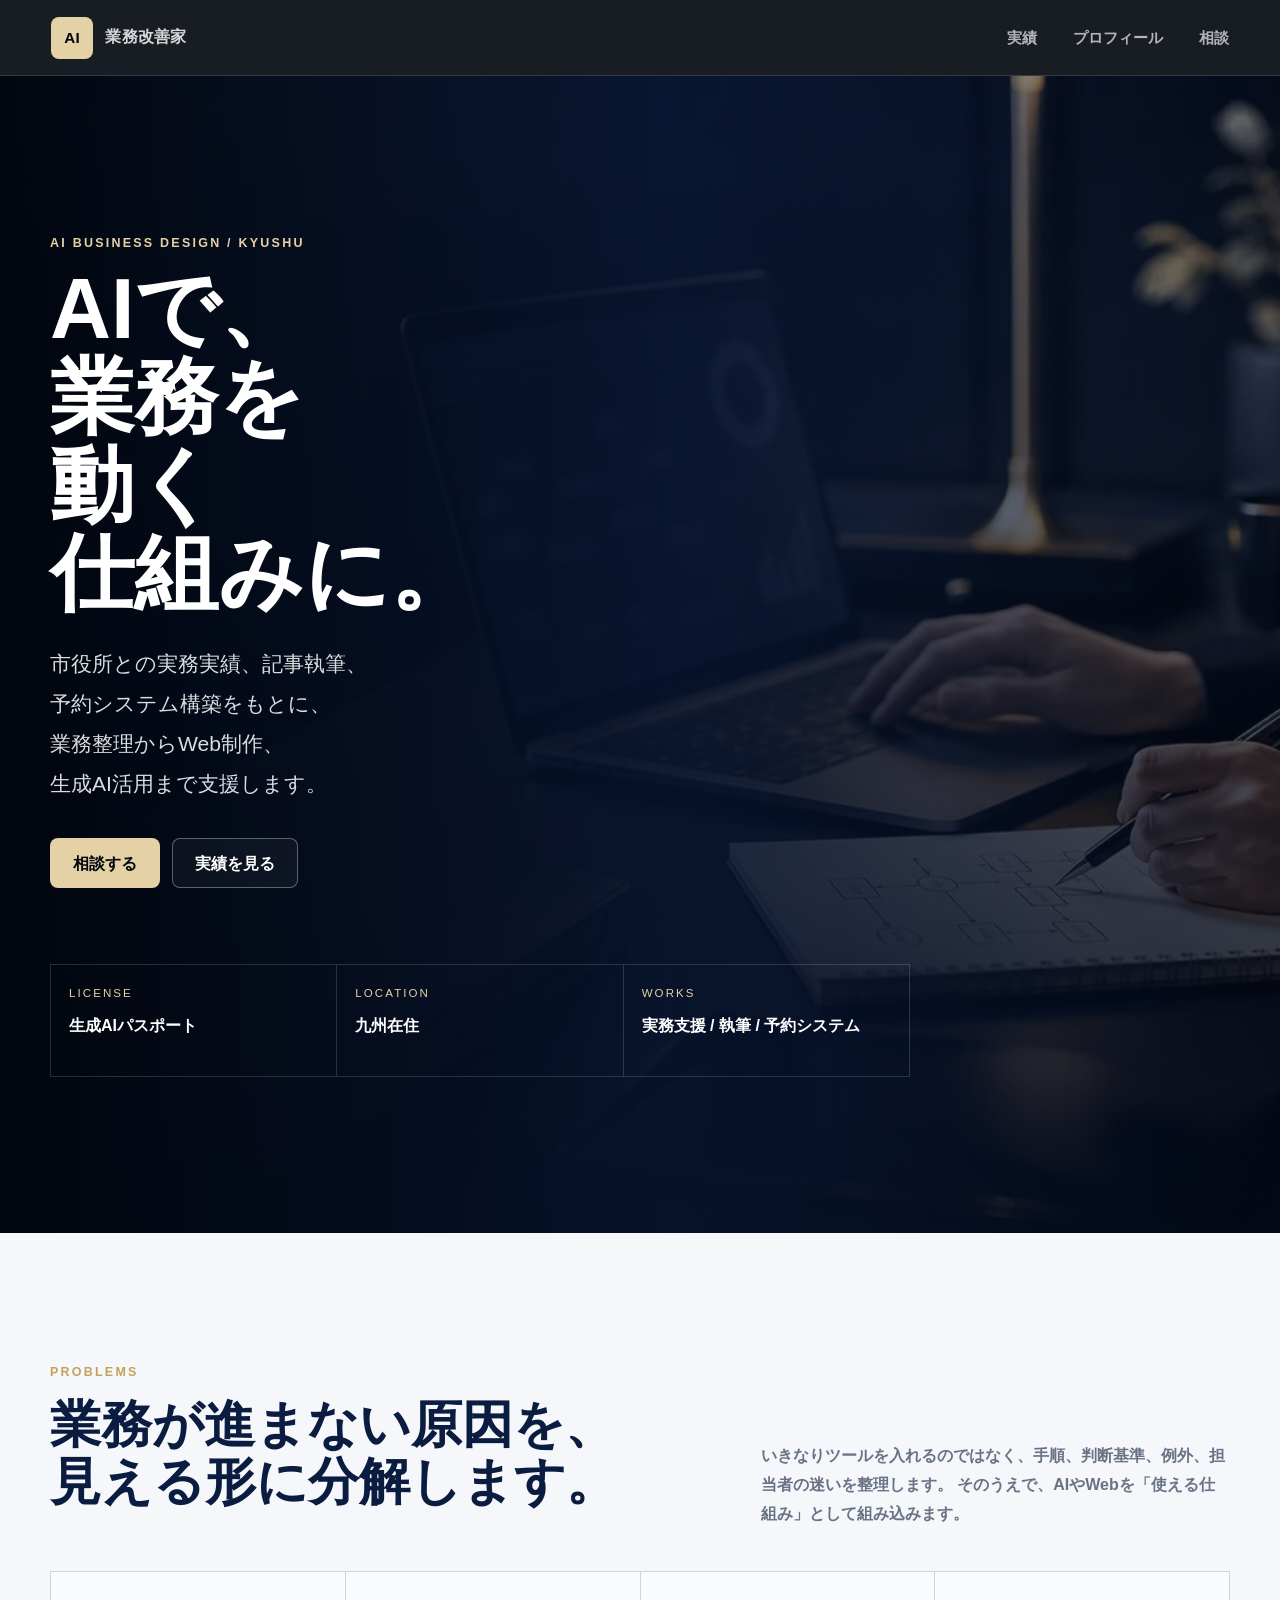
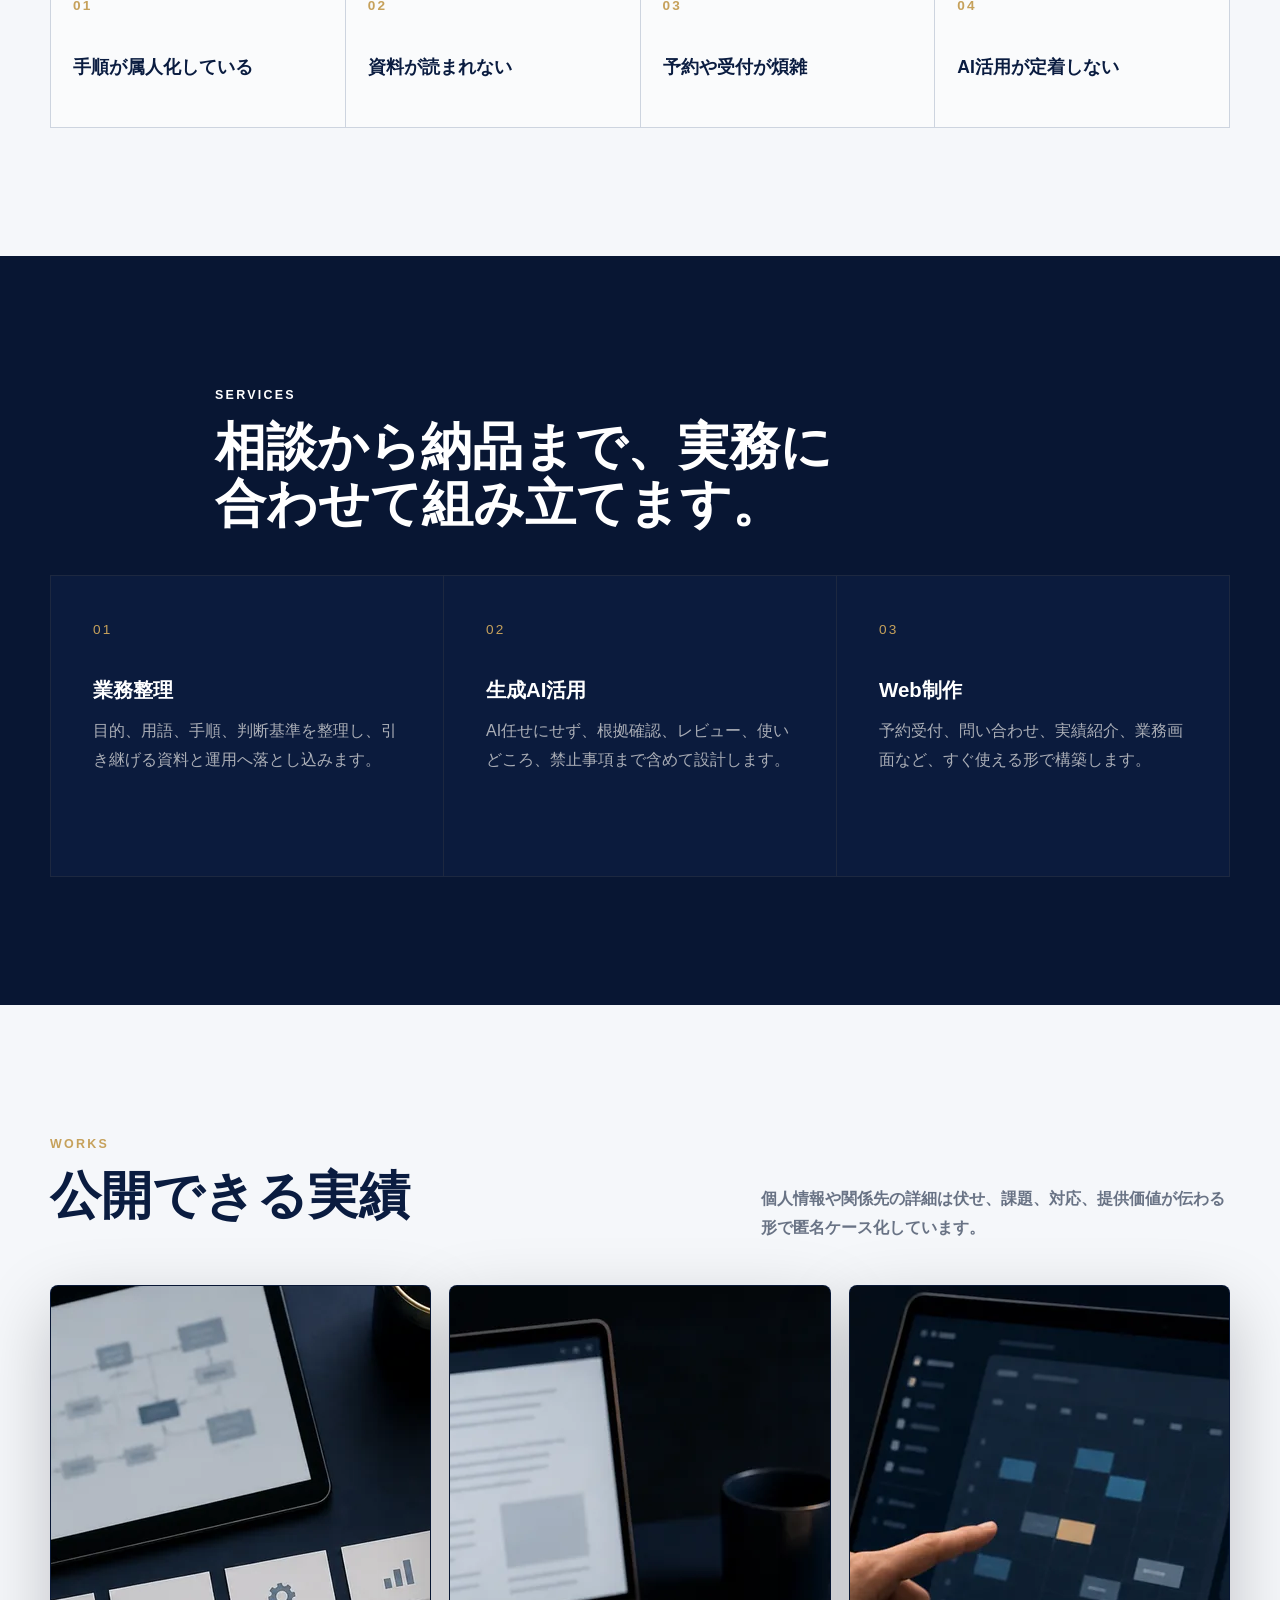
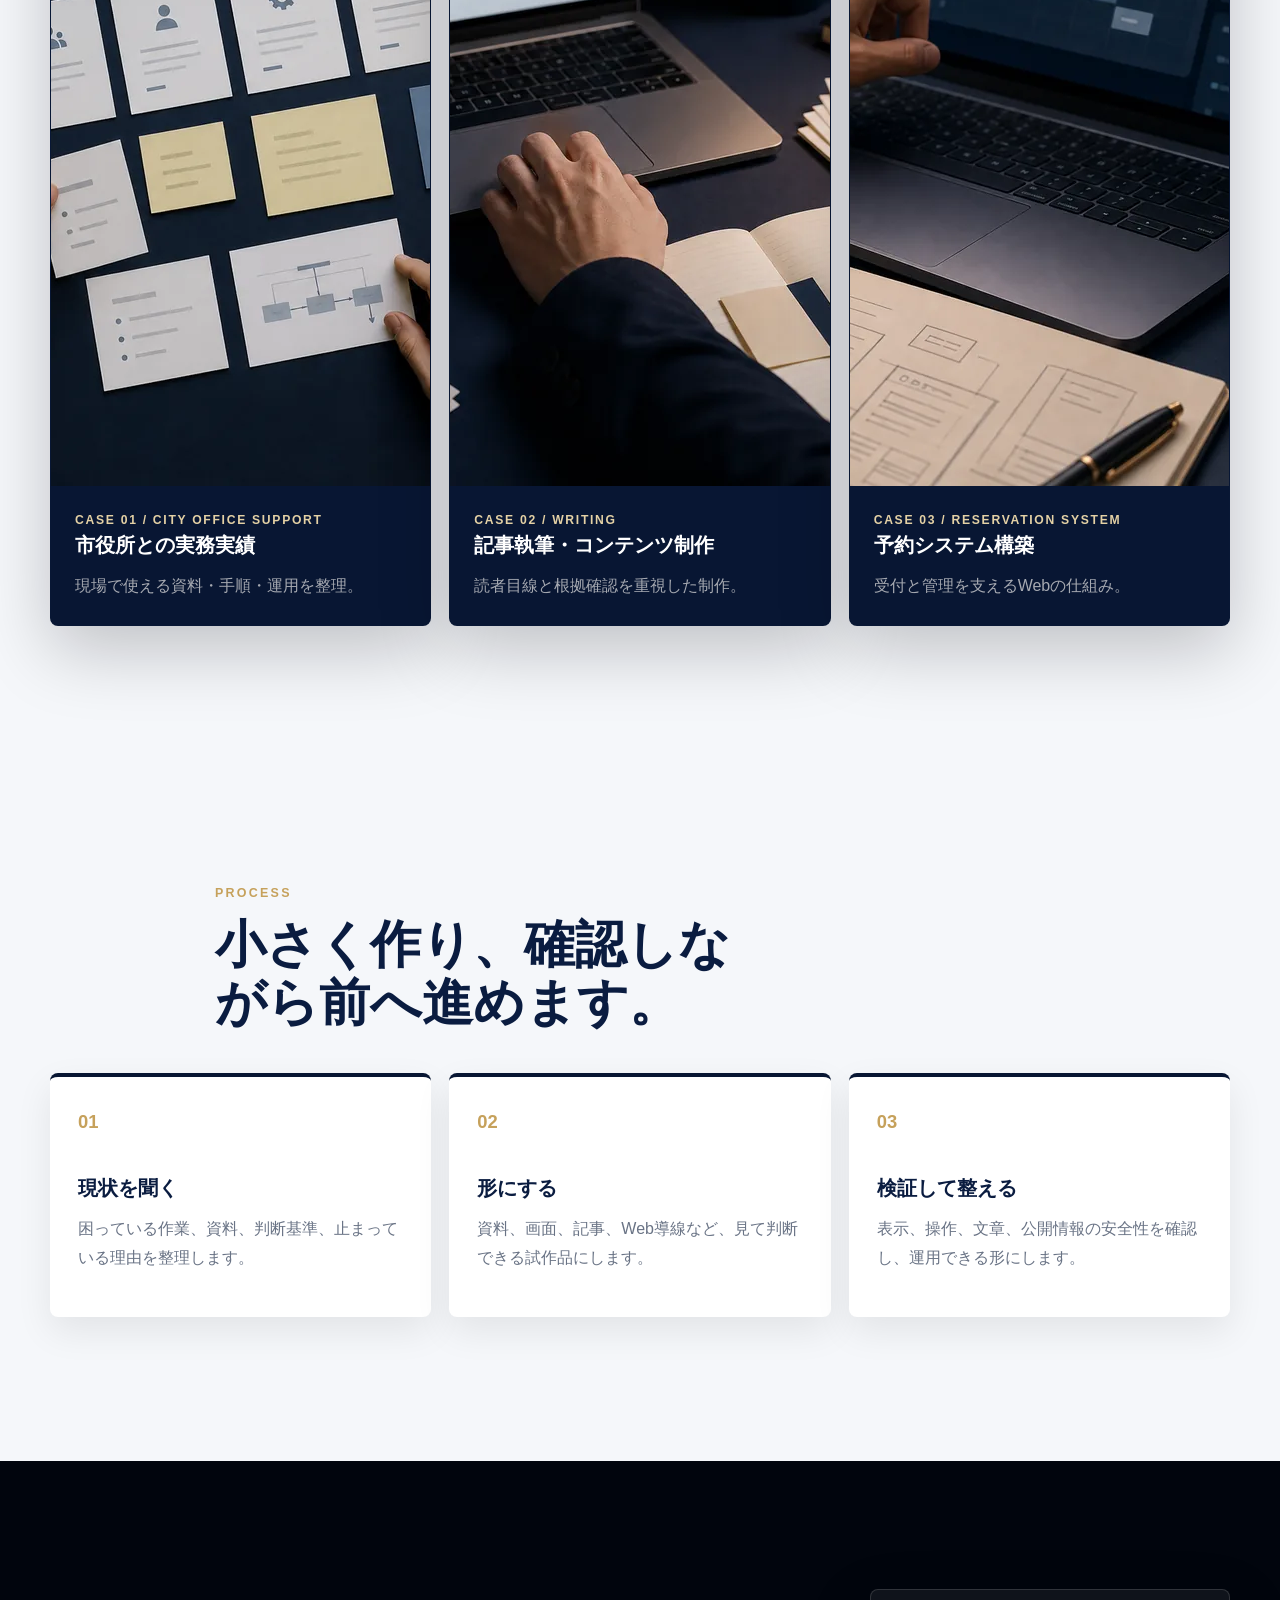
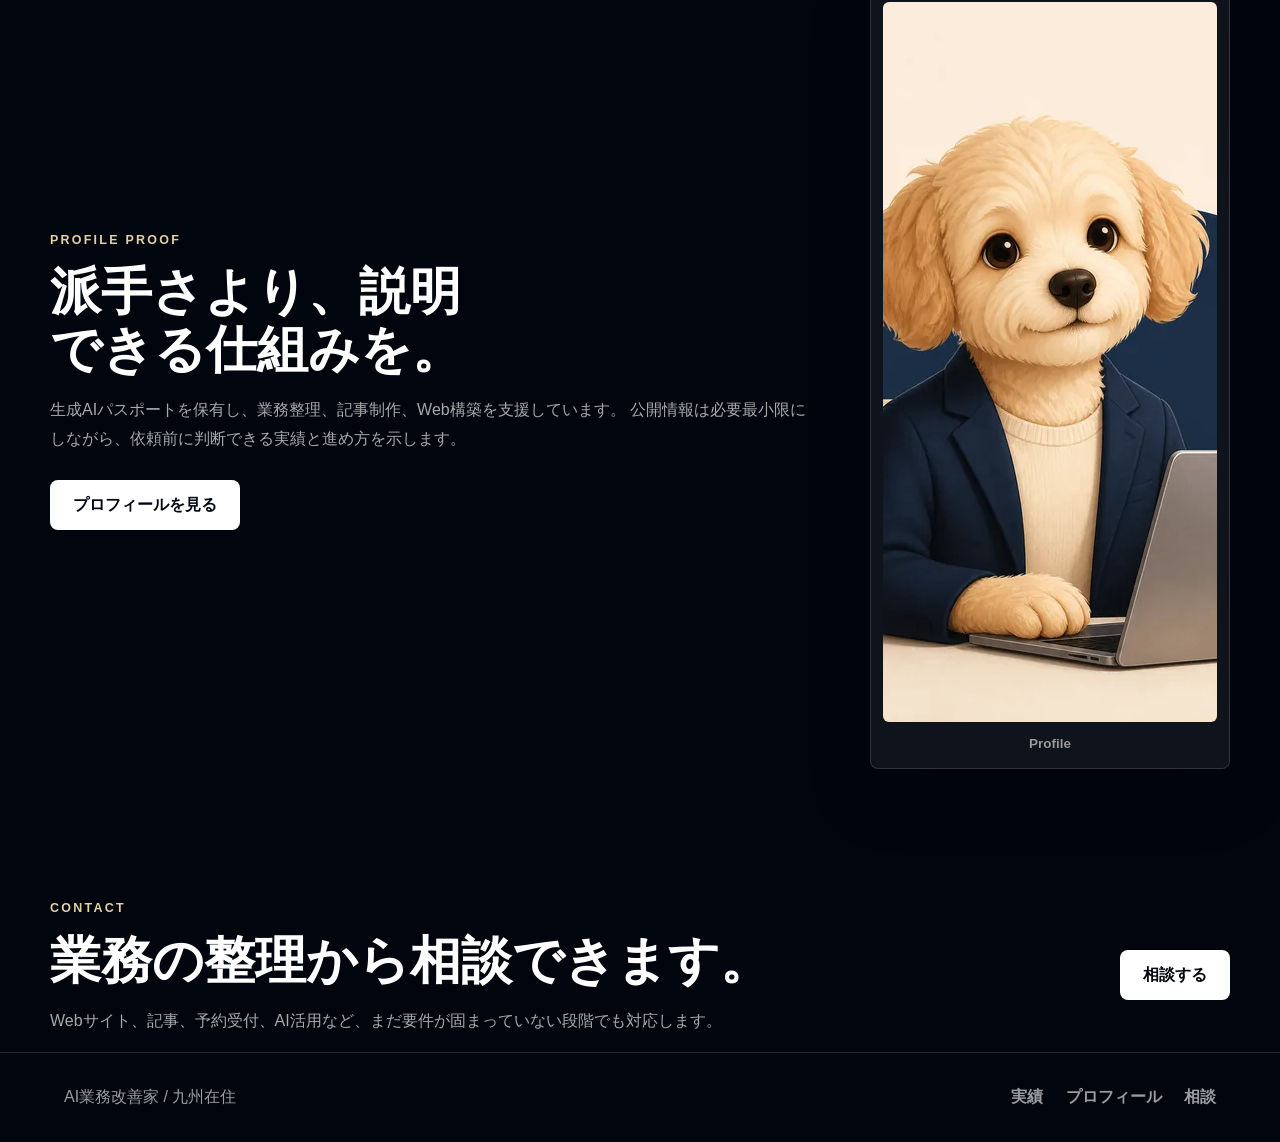
<file: index.html>
<!doctype html>
<html lang="ja">
  <head>
    <meta charset="utf-8">
    <meta name="viewport" content="width=device-width, initial-scale=1">
    <title>AI業務改善家 | 生成AIを活用した業務整理・Web制作</title>
    <meta name="description" content="九州在住のAI業務改善家。生成AIパスポートを保有し、市役所との実務実績、記事執筆、予約システム構築をもとに、業務整理と仕組み化を支援します。">
    <link rel="stylesheet" href="assets/styles.css">
  </head>
  <body>
    <header class="site-header">
      <a class="brand" href="index.html" aria-label="トップページへ">
        <span class="brand-mark">AI</span>
        <span class="brand-text">業務改善家</span>
      </a>
      <nav class="site-nav" aria-label="主要ナビゲーション">
        <a href="works/">実績</a>
        <a href="about/">プロフィール</a>
        <a href="contact/">相談</a>
      </nav>
    </header>

    <main>
      <section class="hero hero-home">
        <div class="hero-shade"></div>
        <div class="container hero-content">
          <p class="section-kicker light">AI Business Design / Kyushu</p>
          <h1>
            <span class="headline-line">AIで、</span>
            <span class="headline-line">業務を</span>
            <span class="headline-line">動く</span>
            <span class="headline-line keep-line">仕組みに。</span>
          </h1>
          <p class="hero-copy">
            市役所との実務実績、記事執筆、<br>
            予約システム構築をもとに、<br>
            業務整理からWeb制作、<br>
            生成AI活用まで支援します。
          </p>
          <div class="hero-actions" aria-label="主要アクション">
            <a class="button primary" href="contact/">相談する</a>
            <a class="button ghost" href="works/">実績を見る</a>
          </div>
          <dl class="hero-proof" aria-label="公開プロフィール">
            <div>
              <dt>License</dt>
              <dd>生成AIパスポート</dd>
            </div>
            <div>
              <dt>Location</dt>
              <dd>九州在住</dd>
            </div>
            <div>
              <dt>Works</dt>
              <dd>実務支援 / 執筆 / 予約システム</dd>
            </div>
          </dl>
        </div>
      </section>

      <section class="section light-section" aria-labelledby="problem-title">
        <div class="container split-heading">
          <div>
            <p class="section-kicker">Problems</p>
            <h2 id="problem-title">業務が進まない原因を、見える形に分解します。</h2>
          </div>
          <p>
            いきなりツールを入れるのではなく、手順、判断基準、例外、担当者の迷いを整理します。
            そのうえで、AIやWebを「使える仕組み」として組み込みます。
          </p>
        </div>
        <div class="container problem-strip" aria-label="よくある課題">
          <div><span>01</span>手順が属人化している</div>
          <div><span>02</span>資料が読まれない</div>
          <div><span>03</span>予約や受付が煩雑</div>
          <div><span>04</span>AI活用が定着しない</div>
        </div>
      </section>

      <section class="section navy-section" aria-labelledby="service-title">
        <div class="container section-heading invert">
          <p class="section-kicker light">Services</p>
          <h2 id="service-title">相談から納品まで、実務に合わせて組み立てます。</h2>
        </div>
        <div class="container service-grid">
          <article class="service-card">
            <span class="card-number">01</span>
            <h3>業務整理</h3>
            <p>目的、用語、手順、判断基準を整理し、引き継げる資料と運用へ落とし込みます。</p>
          </article>
          <article class="service-card">
            <span class="card-number">02</span>
            <h3>生成AI活用</h3>
            <p>AI任せにせず、根拠確認、レビュー、使いどころ、禁止事項まで含めて設計します。</p>
          </article>
          <article class="service-card">
            <span class="card-number">03</span>
            <h3>Web制作</h3>
            <p>予約受付、問い合わせ、実績紹介、業務画面など、すぐ使える形で構築します。</p>
          </article>
        </div>
      </section>

      <section class="section works-section" aria-labelledby="works-title">
        <div class="container split-heading">
          <div>
            <p class="section-kicker">Works</p>
            <h2 id="works-title">公開できる実績</h2>
          </div>
          <p>個人情報や関係先の詳細は伏せ、課題、対応、提供価値が伝わる形で匿名ケース化しています。</p>
        </div>
        <div class="container visual-card-grid">
          <a class="visual-card" href="works/city-office-support/">
            <img src="assets/work-office-flow.webp" alt="業務整理を表すプロセスカードと資料" width="1200" height="800" loading="lazy" decoding="async">
            <div>
              <p class="tag">Case 01 / City Office Support</p>
              <h3>市役所との実務実績</h3>
              <p>現場で使える資料・手順・運用を整理。</p>
            </div>
          </a>
          <a class="visual-card" href="works/writing/">
            <img src="assets/work-writing-desk.webp" alt="記事執筆を表すノートとラップトップ" width="1200" height="800" loading="lazy" decoding="async">
            <div>
              <p class="tag">Case 02 / Writing</p>
              <h3>記事執筆・コンテンツ制作</h3>
              <p>読者目線と根拠確認を重視した制作。</p>
            </div>
          </a>
          <a class="visual-card" href="works/reservation-system/">
            <img src="assets/work-reservation-system.webp" alt="予約システムを表す抽象的な管理画面" width="1200" height="800" loading="lazy" decoding="async">
            <div>
              <p class="tag">Case 03 / Reservation System</p>
              <h3>予約システム構築</h3>
              <p>受付と管理を支えるWebの仕組み。</p>
            </div>
          </a>
        </div>
      </section>

      <section class="section process-section" aria-labelledby="process-title">
        <div class="container section-heading">
          <p class="section-kicker">Process</p>
          <h2 id="process-title">小さく作り、確認しながら前へ進めます。</h2>
        </div>
        <ol class="container process-list">
          <li>
            <span>01</span>
            <h3>現状を聞く</h3>
            <p>困っている作業、資料、判断基準、止まっている理由を整理します。</p>
          </li>
          <li>
            <span>02</span>
            <h3>形にする</h3>
            <p>資料、画面、記事、Web導線など、見て判断できる試作品にします。</p>
          </li>
          <li>
            <span>03</span>
            <h3>検証して整える</h3>
            <p>表示、操作、文章、公開情報の安全性を確認し、運用できる形にします。</p>
          </li>
        </ol>
      </section>

      <section class="section profile-proof-section" aria-labelledby="profile-proof-title">
        <div class="container profile-proof">
          <div class="profile-proof-copy">
            <p class="section-kicker light">Profile Proof</p>
            <h2 id="profile-proof-title">派手さより、説明できる仕組みを。</h2>
            <p>
              生成AIパスポートを保有し、業務整理、記事制作、Web構築を支援しています。
              公開情報は必要最小限にしながら、依頼前に判断できる実績と進め方を示します。
            </p>
            <div class="profile-proof-actions">
              <a class="button primary light" href="about/">プロフィールを見る</a>
            </div>
          </div>
          <figure class="profile-photo-card">
            <img src="assets/profile-placeholder.webp" alt="プロフィールアイコン" width="720" height="720" loading="lazy" decoding="async">
            <figcaption>Profile</figcaption>
          </figure>
        </div>
      </section>

      <section class="cta-section" aria-labelledby="cta-title">
        <div class="container cta-inner">
          <div>
            <p class="section-kicker light">Contact</p>
            <h2 id="cta-title">業務の整理から相談できます。</h2>
            <p>Webサイト、記事、予約受付、AI活用など、まだ要件が固まっていない段階でも対応します。</p>
          </div>
          <a class="button primary light" href="contact/">相談する</a>
        </div>
      </section>
    </main>

    <footer class="site-footer">
      <p>AI業務改善家 / 九州在住</p>
      <p><a href="works/">実績</a> <a href="about/">プロフィール</a> <a href="contact/">相談</a></p>
    </footer>
  </body>
</html>
</file>
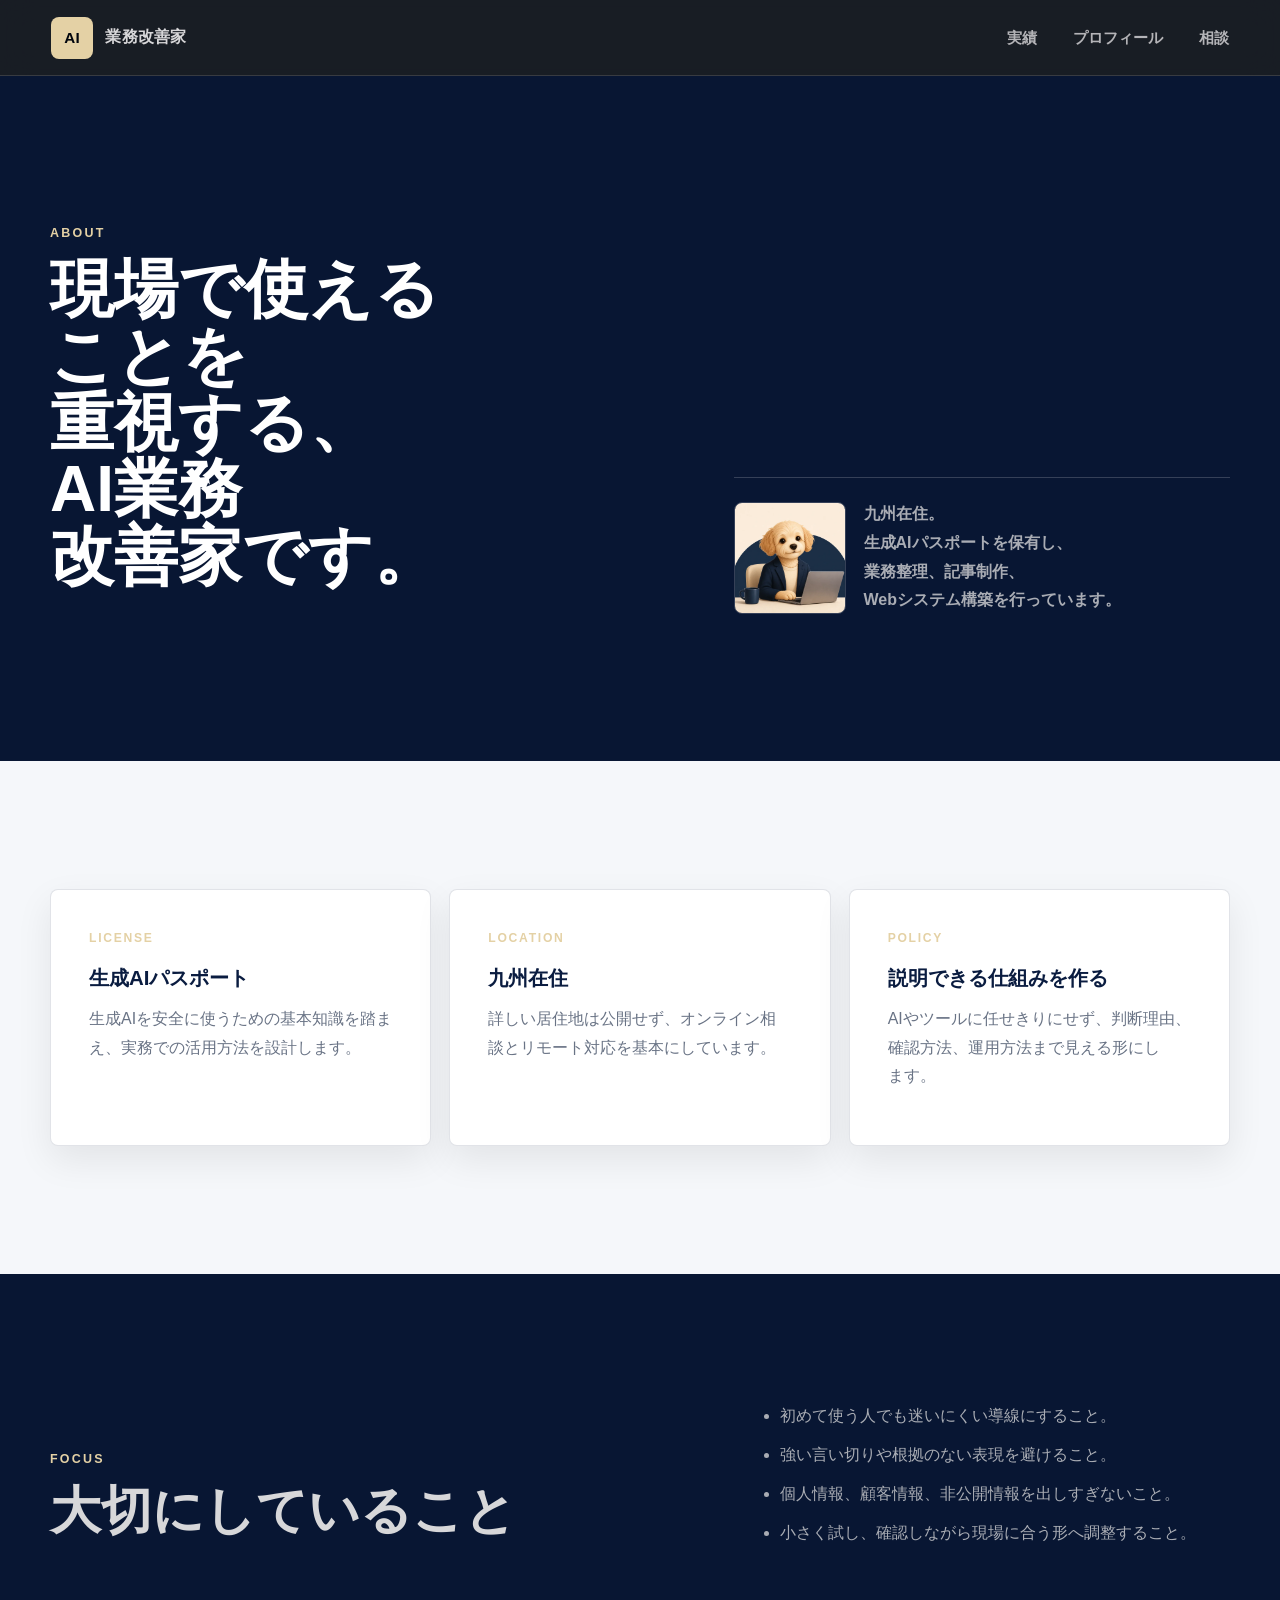
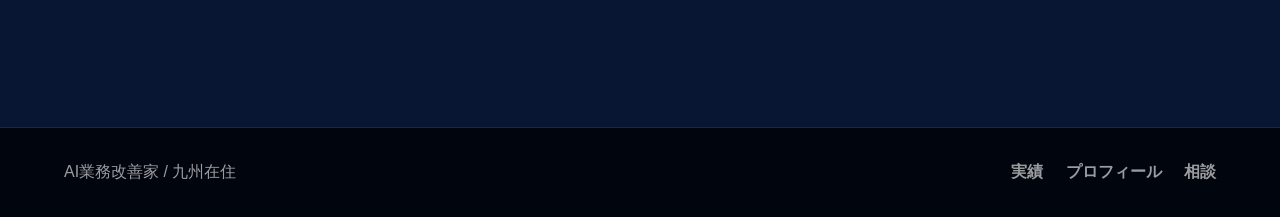
<file: about/index.html>
<!doctype html>
<html lang="ja">
  <head>
    <meta charset="utf-8">
    <meta name="viewport" content="width=device-width, initial-scale=1">
    <title>プロフィール | AI業務改善家</title>
    <meta name="description" content="九州在住のAI業務改善家。生成AIパスポートを保有し、業務整理、記事制作、Web構築を支援します。">
    <link rel="stylesheet" href="../assets/styles.css">
  </head>
  <body>
    <header class="site-header">
      <a class="brand" href="../index.html"><span class="brand-mark">AI</span><span class="brand-text">業務改善家</span></a>
      <nav class="site-nav" aria-label="主要ナビゲーション">
        <a href="../works/">実績</a>
        <a href="../about/">プロフィール</a>
        <a href="../contact/">相談</a>
      </nav>
    </header>

    <main>
      <section class="page-hero">
        <div class="container page-hero-inner">
          <div>
            <p class="section-kicker light">About</p>
            <h1>
              <span class="headline-line">現場で使える</span>
              <span class="headline-line">ことを</span>
              <span class="headline-line">重視する、</span>
              <span class="headline-line">AI業務</span>
              <span class="headline-line keep-line">改善家です。</span>
            </h1>
          </div>
          <div class="hero-side profile-hero-card">
            <img src="../assets/profile-placeholder.webp" alt="プロフィールアイコン" width="720" height="720" loading="lazy" decoding="async">
            <p>九州在住。<br>生成AIパスポートを保有し、<br>業務整理、記事制作、<br>Webシステム構築を行っています。</p>
          </div>
        </div>
      </section>

      <section class="section light-section">
        <div class="container value-grid">
          <article class="value-card">
            <p class="tag">License</p>
            <h3>生成AIパスポート</h3>
            <p>生成AIを安全に使うための基本知識を踏まえ、実務での活用方法を設計します。</p>
          </article>
          <article class="value-card">
            <p class="tag">Location</p>
            <h3>九州在住</h3>
            <p>詳しい居住地は公開せず、オンライン相談とリモート対応を基本にしています。</p>
          </article>
          <article class="value-card">
            <p class="tag">Policy</p>
            <h3>説明できる仕組みを作る</h3>
            <p>AIやツールに任せきりにせず、判断理由、確認方法、運用方法まで見える形にします。</p>
          </article>
        </div>
      </section>

      <section class="section navy-section">
        <div class="container split-heading">
          <div>
            <p class="section-kicker light">Focus</p>
            <h2>大切にしていること</h2>
          </div>
          <ul class="check-list">
            <li>初めて使う人でも迷いにくい導線にすること。</li>
            <li>強い言い切りや根拠のない表現を避けること。</li>
            <li>個人情報、顧客情報、非公開情報を出しすぎないこと。</li>
            <li>小さく試し、確認しながら現場に合う形へ調整すること。</li>
          </ul>
        </div>
      </section>
    </main>

    <footer class="site-footer">
      <p>AI業務改善家 / 九州在住</p>
      <p><a href="../works/">実績</a> <a href="../about/">プロフィール</a> <a href="../contact/">相談</a></p>
    </footer>
  </body>
</html>
</file>
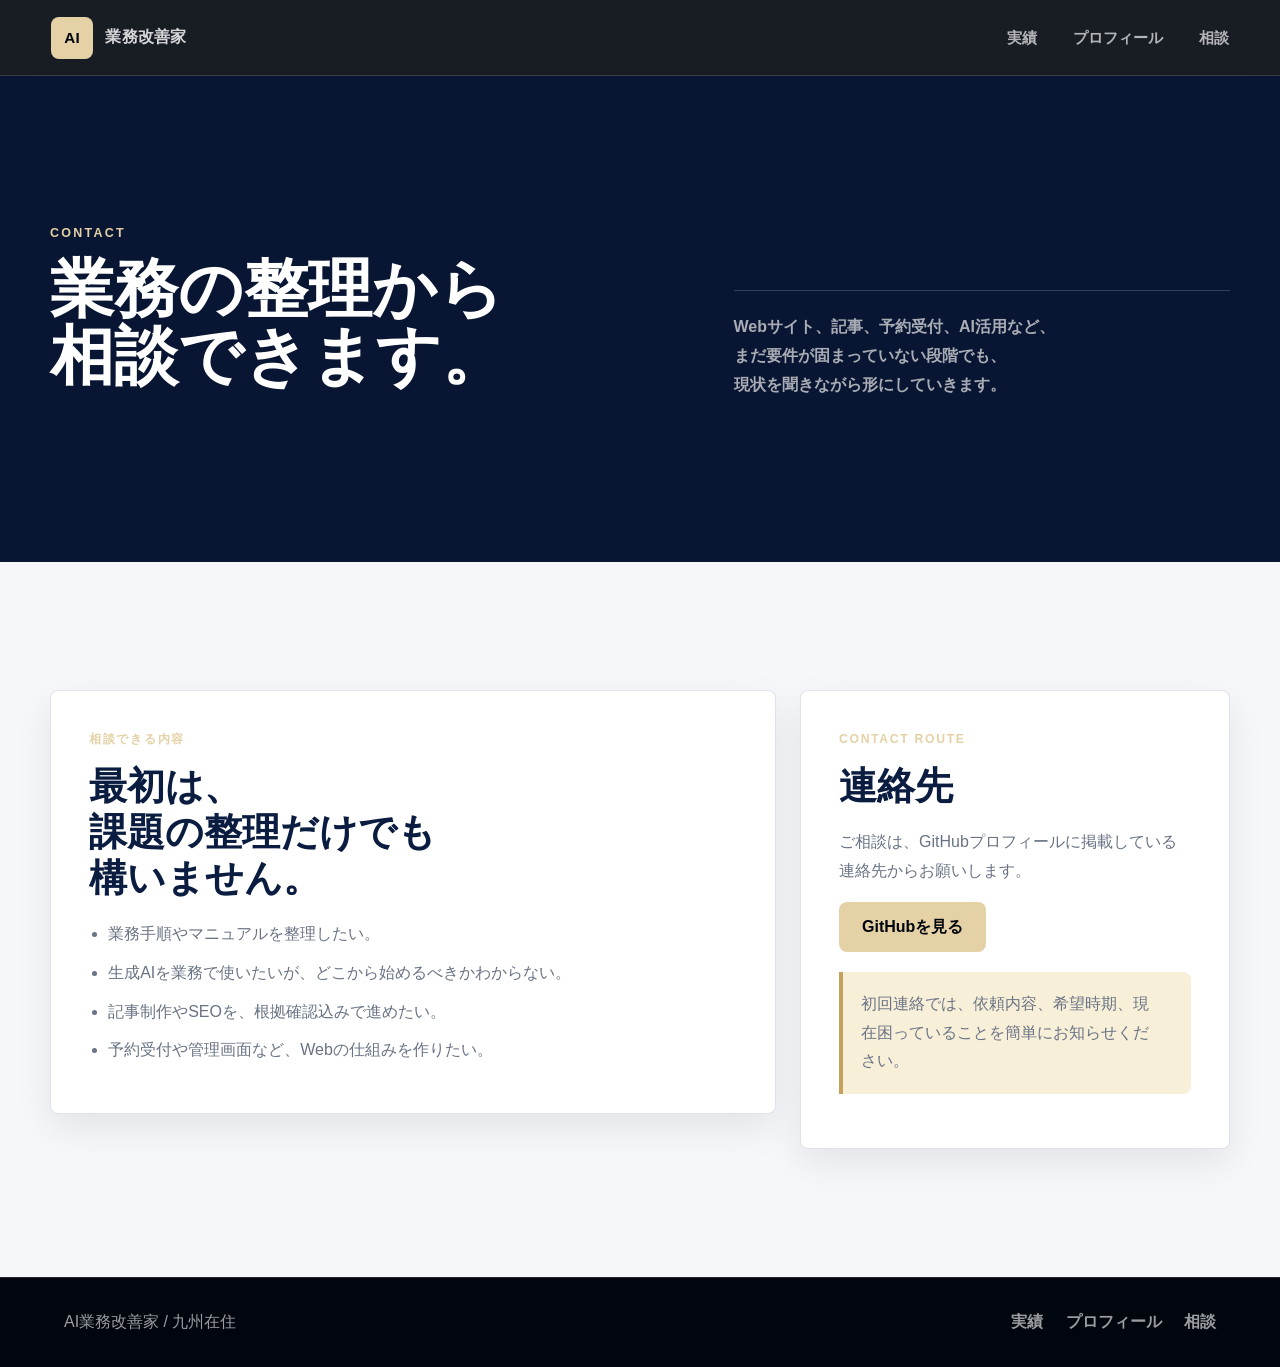
<file: contact/index.html>
<!doctype html>
<html lang="ja">
  <head>
    <meta charset="utf-8">
    <meta name="viewport" content="width=device-width, initial-scale=1">
    <title>相談 | AI業務改善家</title>
    <meta name="description" content="業務整理、記事制作、予約システム構築、生成AI活用について相談できます。">
    <link rel="stylesheet" href="../assets/styles.css">
  </head>
  <body>
    <header class="site-header">
      <a class="brand" href="../index.html"><span class="brand-mark">AI</span><span class="brand-text">業務改善家</span></a>
      <nav class="site-nav" aria-label="主要ナビゲーション">
        <a href="../works/">実績</a>
        <a href="../about/">プロフィール</a>
        <a href="../contact/">相談</a>
      </nav>
    </header>

    <main>
      <section class="page-hero">
        <div class="container page-hero-inner">
          <div>
            <p class="section-kicker light">Contact</p>
            <h1>
              <span class="headline-line">業務の整理から</span>
              <span class="headline-line keep-line">相談できます。</span>
            </h1>
          </div>
          <p class="hero-side">Webサイト、記事、予約受付、AI活用など、<br>まだ要件が固まっていない段階でも、<br>現状を聞きながら形にしていきます。</p>
        </div>
      </section>

      <section class="section light-section">
        <div class="container contact-layout">
          <div class="contact-card">
            <p class="tag">相談できる内容</p>
            <h2>最初は、<br>課題の整理だけでも<br>構いません。</h2>
            <ul class="check-list">
              <li>業務手順やマニュアルを整理したい。</li>
              <li>生成AIを業務で使いたいが、どこから始めるべきかわからない。</li>
              <li>記事制作やSEOを、根拠確認込みで進めたい。</li>
              <li>予約受付や管理画面など、Webの仕組みを作りたい。</li>
            </ul>
          </div>
          <aside class="contact-card">
            <p class="tag">Contact Route</p>
            <h2>連絡先</h2>
            <p>ご相談は、GitHubプロフィールに掲載している連絡先からお願いします。</p>
            <div class="page-actions">
              <a class="button primary" href="https://github.com/yu-mstk-0203" rel="noopener noreferrer">GitHubを見る</a>
            </div>
            <p class="privacy-note">初回連絡では、依頼内容、希望時期、現在困っていることを簡単にお知らせください。</p>
          </aside>
        </div>
      </section>
    </main>

    <footer class="site-footer">
      <p>AI業務改善家 / 九州在住</p>
      <p><a href="../works/">実績</a> <a href="../about/">プロフィール</a> <a href="../contact/">相談</a></p>
    </footer>
  </body>
</html>
</file>
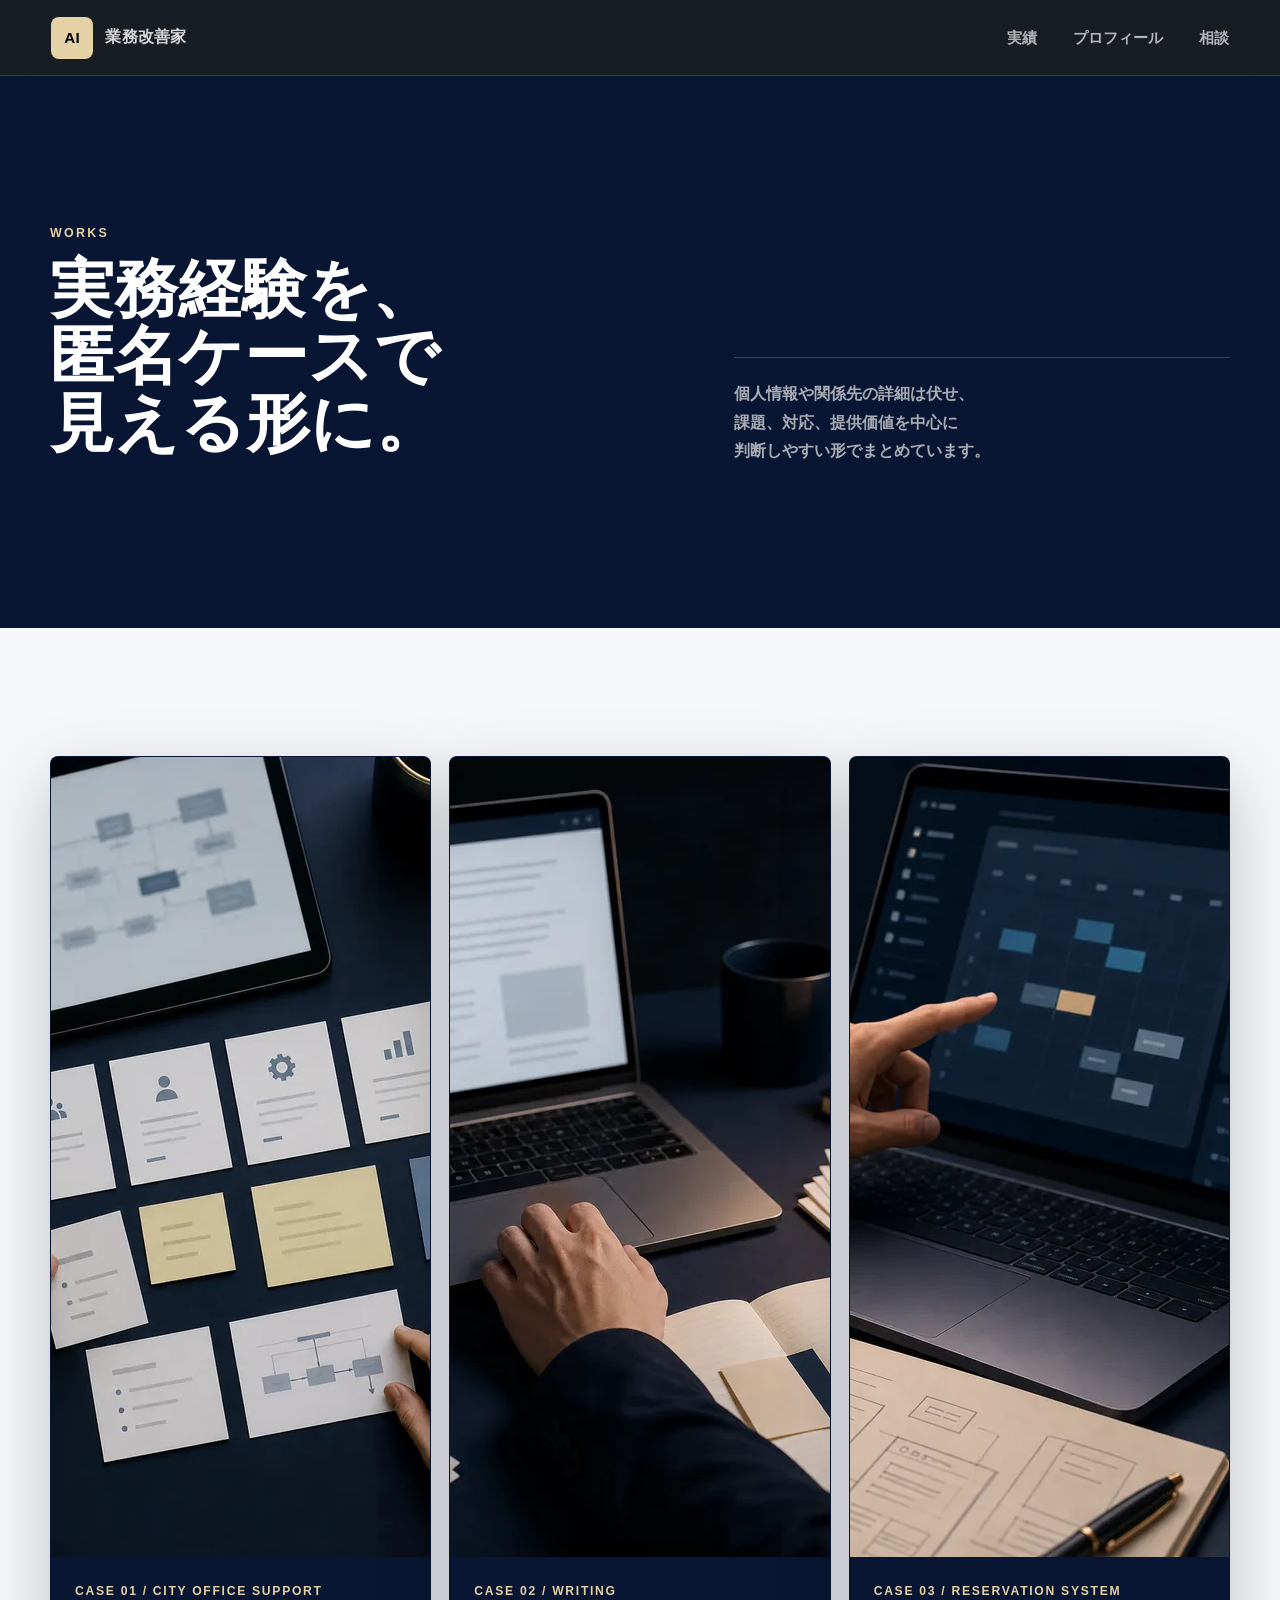
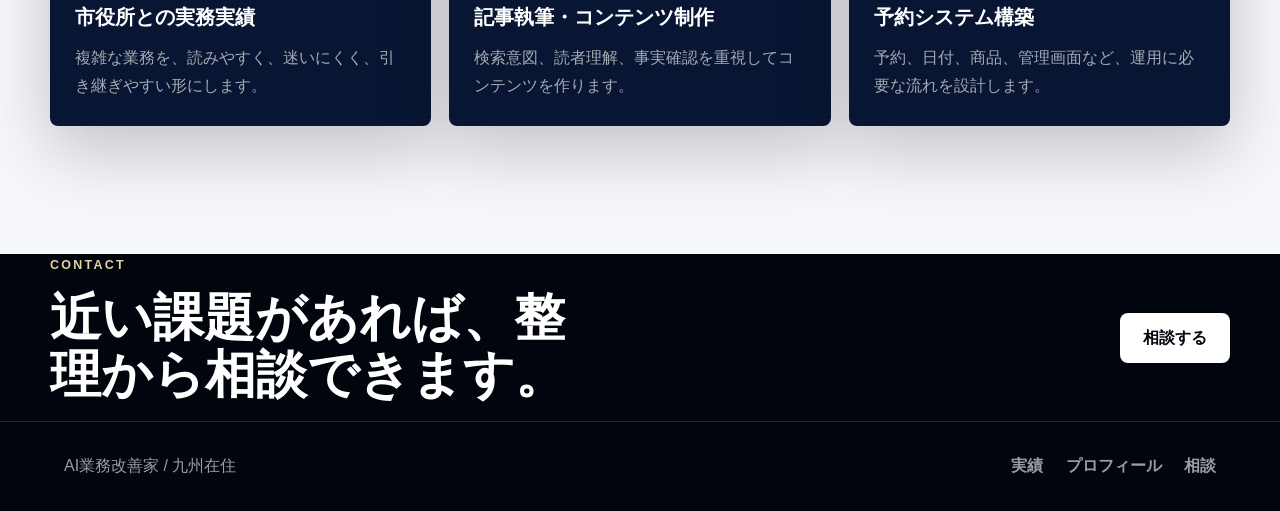
<file: works/index.html>
<!doctype html>
<html lang="ja">
  <head>
    <meta charset="utf-8">
    <meta name="viewport" content="width=device-width, initial-scale=1">
    <title>実績 | AI業務改善家</title>
    <meta name="description" content="市役所との実務実績、記事執筆、予約システム構築を匿名ケースとして紹介します。">
    <link rel="stylesheet" href="../assets/styles.css">
  </head>
  <body>
    <header class="site-header">
      <a class="brand" href="../index.html"><span class="brand-mark">AI</span><span class="brand-text">業務改善家</span></a>
      <nav class="site-nav" aria-label="主要ナビゲーション">
        <a href="../works/">実績</a>
        <a href="../about/">プロフィール</a>
        <a href="../contact/">相談</a>
      </nav>
    </header>

    <main>
      <section class="page-hero">
        <div class="container page-hero-inner">
          <div>
            <p class="section-kicker light">Works</p>
            <h1>
              <span class="headline-line">実務経験を、</span>
              <span class="headline-line">匿名ケースで</span>
              <span class="headline-line keep-line">見える形に。</span>
            </h1>
          </div>
          <p class="hero-side">個人情報や関係先の詳細は伏せ、<br>課題、対応、提供価値を中心に<br>判断しやすい形でまとめています。</p>
        </div>
      </section>

      <section class="section works-section">
        <div class="container visual-card-grid">
          <a class="visual-card" href="city-office-support/">
            <img src="../assets/work-office-flow.webp" alt="業務整理を表すプロセスカードと資料" width="1200" height="800" loading="lazy" decoding="async">
            <div>
              <p class="tag">Case 01 / City Office Support</p>
              <h3>市役所との実務実績</h3>
              <p>複雑な業務を、読みやすく、迷いにくく、引き継ぎやすい形にします。</p>
            </div>
          </a>
          <a class="visual-card" href="writing/">
            <img src="../assets/work-writing-desk.webp" alt="記事執筆を表すノートとラップトップ" width="1200" height="800" loading="lazy" decoding="async">
            <div>
              <p class="tag">Case 02 / Writing</p>
              <h3>記事執筆・コンテンツ制作</h3>
              <p>検索意図、読者理解、事実確認を重視してコンテンツを作ります。</p>
            </div>
          </a>
          <a class="visual-card" href="reservation-system/">
            <img src="../assets/work-reservation-system.webp" alt="予約システムを表す抽象的な管理画面" width="1200" height="800" loading="lazy" decoding="async">
            <div>
              <p class="tag">Case 03 / Reservation System</p>
              <h3>予約システム構築</h3>
              <p>予約、日付、商品、管理画面など、運用に必要な流れを設計します。</p>
            </div>
          </a>
        </div>
      </section>

      <section class="cta-section">
        <div class="container cta-inner">
          <div>
            <p class="section-kicker light">Contact</p>
            <h2>近い課題があれば、整理から相談できます。</h2>
          </div>
          <a class="button primary light" href="../contact/">相談する</a>
        </div>
      </section>
    </main>

    <footer class="site-footer">
      <p>AI業務改善家 / 九州在住</p>
      <p><a href="../works/">実績</a> <a href="../about/">プロフィール</a> <a href="../contact/">相談</a></p>
    </footer>
  </body>
</html>
</file>
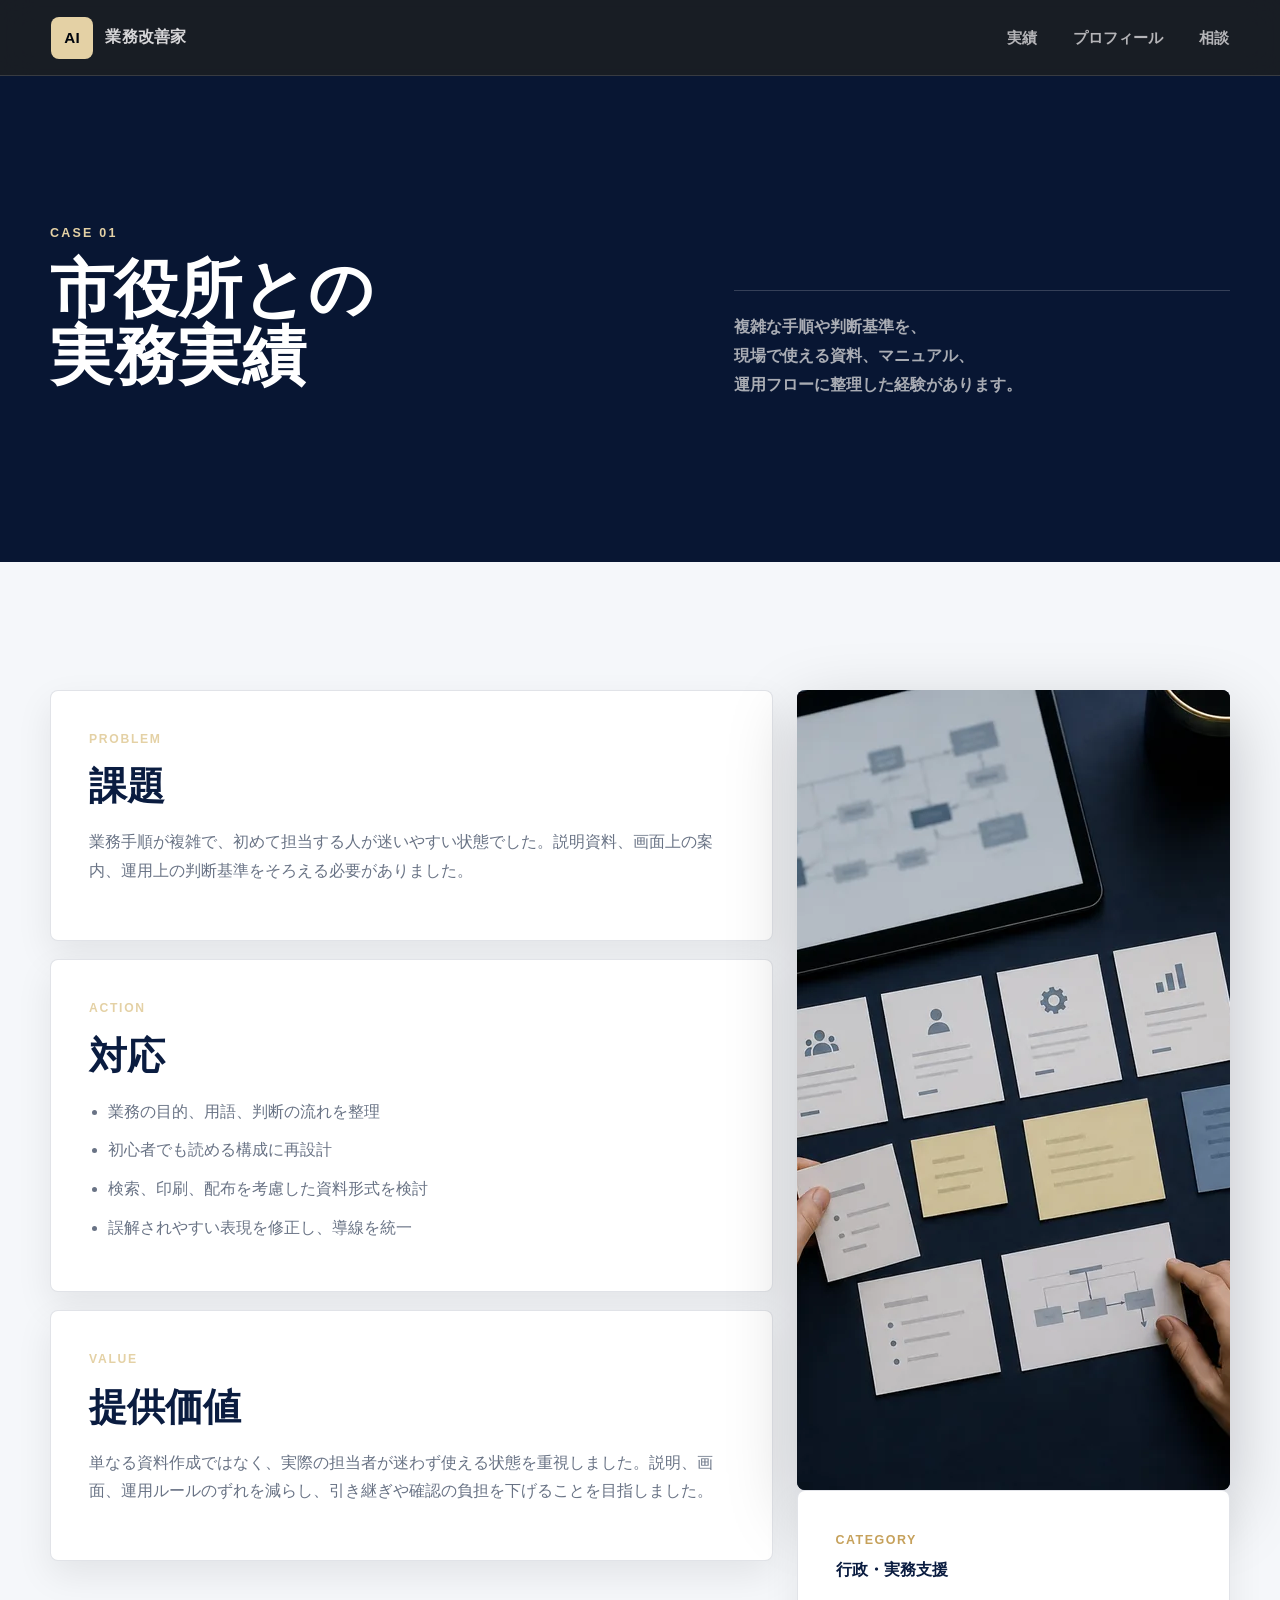
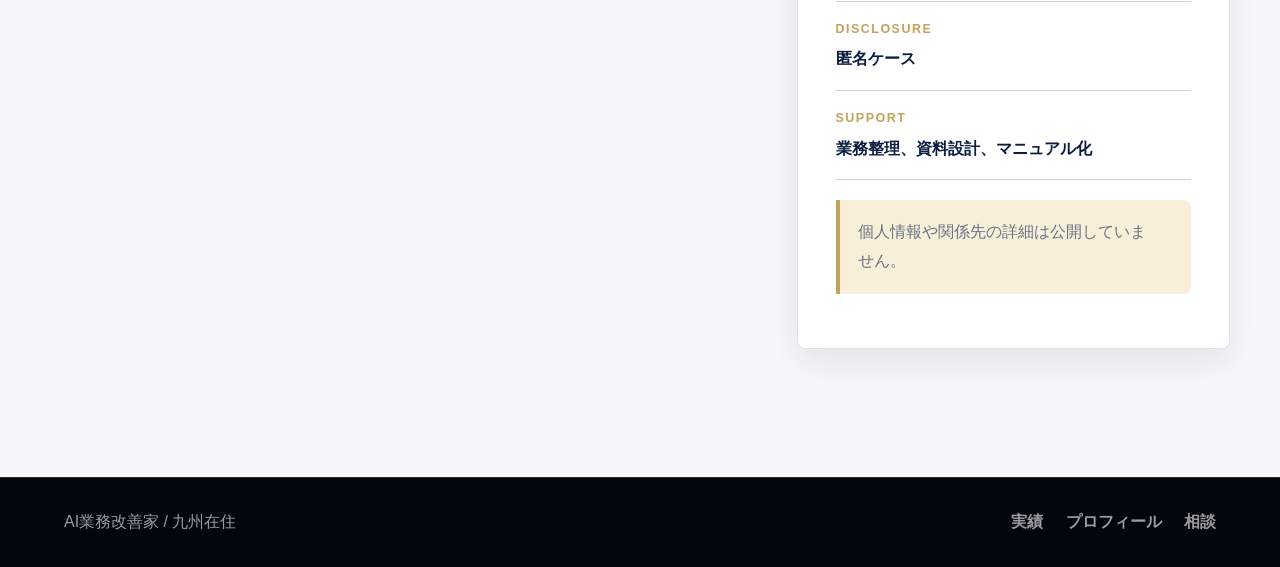
<file: works/city-office-support/index.html>
<!doctype html>
<html lang="ja">
  <head>
    <meta charset="utf-8">
    <meta name="viewport" content="width=device-width, initial-scale=1">
    <title>市役所との実務実績 | AI業務改善家</title>
    <meta name="description" content="市役所との実務実績を、守秘情報を伏せた匿名ケースとして紹介します。">
    <link rel="stylesheet" href="../../assets/styles.css">
  </head>
  <body>
    <header class="site-header">
      <a class="brand" href="../../index.html"><span class="brand-mark">AI</span><span class="brand-text">業務改善家</span></a>
      <nav class="site-nav" aria-label="主要ナビゲーション">
        <a href="../../works/">実績</a>
        <a href="../../about/">プロフィール</a>
        <a href="../../contact/">相談</a>
      </nav>
    </header>

    <main>
      <section class="page-hero">
        <div class="container page-hero-inner">
          <div>
            <p class="section-kicker light">Case 01</p>
            <h1>
              <span class="headline-line">市役所との</span>
              <span class="headline-line keep-line">実務実績</span>
            </h1>
          </div>
          <p class="hero-side">複雑な手順や判断基準を、<br>現場で使える資料、マニュアル、<br>運用フローに整理した経験があります。</p>
        </div>
      </section>

      <section class="section light-section">
        <div class="container case-grid">
          <div>
            <article class="case-panel">
              <p class="tag">Problem</p>
              <h2>課題</h2>
              <p>業務手順が複雑で、初めて担当する人が迷いやすい状態でした。説明資料、画面上の案内、運用上の判断基準をそろえる必要がありました。</p>
            </article>
            <article class="case-panel">
              <p class="tag">Action</p>
              <h2>対応</h2>
              <ul>
                <li>業務の目的、用語、判断の流れを整理</li>
                <li>初心者でも読める構成に再設計</li>
                <li>検索、印刷、配布を考慮した資料形式を検討</li>
                <li>誤解されやすい表現を修正し、導線を統一</li>
              </ul>
            </article>
            <article class="case-panel">
              <p class="tag">Value</p>
              <h2>提供価値</h2>
              <p>単なる資料作成ではなく、実際の担当者が迷わず使える状態を重視しました。説明、画面、運用ルールのずれを減らし、引き継ぎや確認の負担を下げることを目指しました。</p>
            </article>
          </div>
          <aside>
            <div class="case-image">
              <img src="../../assets/work-office-flow.webp" alt="業務整理を表すプロセスカードと資料" width="1200" height="800" loading="lazy" decoding="async">
            </div>
            <div class="case-panel">
              <dl class="meta-list">
                <div>
                  <dt>Category</dt>
                  <dd>行政・実務支援</dd>
                </div>
                <div>
                  <dt>Disclosure</dt>
                  <dd>匿名ケース</dd>
                </div>
                <div>
                  <dt>Support</dt>
                  <dd>業務整理、資料設計、マニュアル化</dd>
                </div>
              </dl>
              <p class="privacy-note">個人情報や関係先の詳細は公開していません。</p>
            </div>
          </aside>
        </div>
      </section>
    </main>

    <footer class="site-footer">
      <p>AI業務改善家 / 九州在住</p>
      <p><a href="../../works/">実績</a> <a href="../../about/">プロフィール</a> <a href="../../contact/">相談</a></p>
    </footer>
  </body>
</html>
</file>
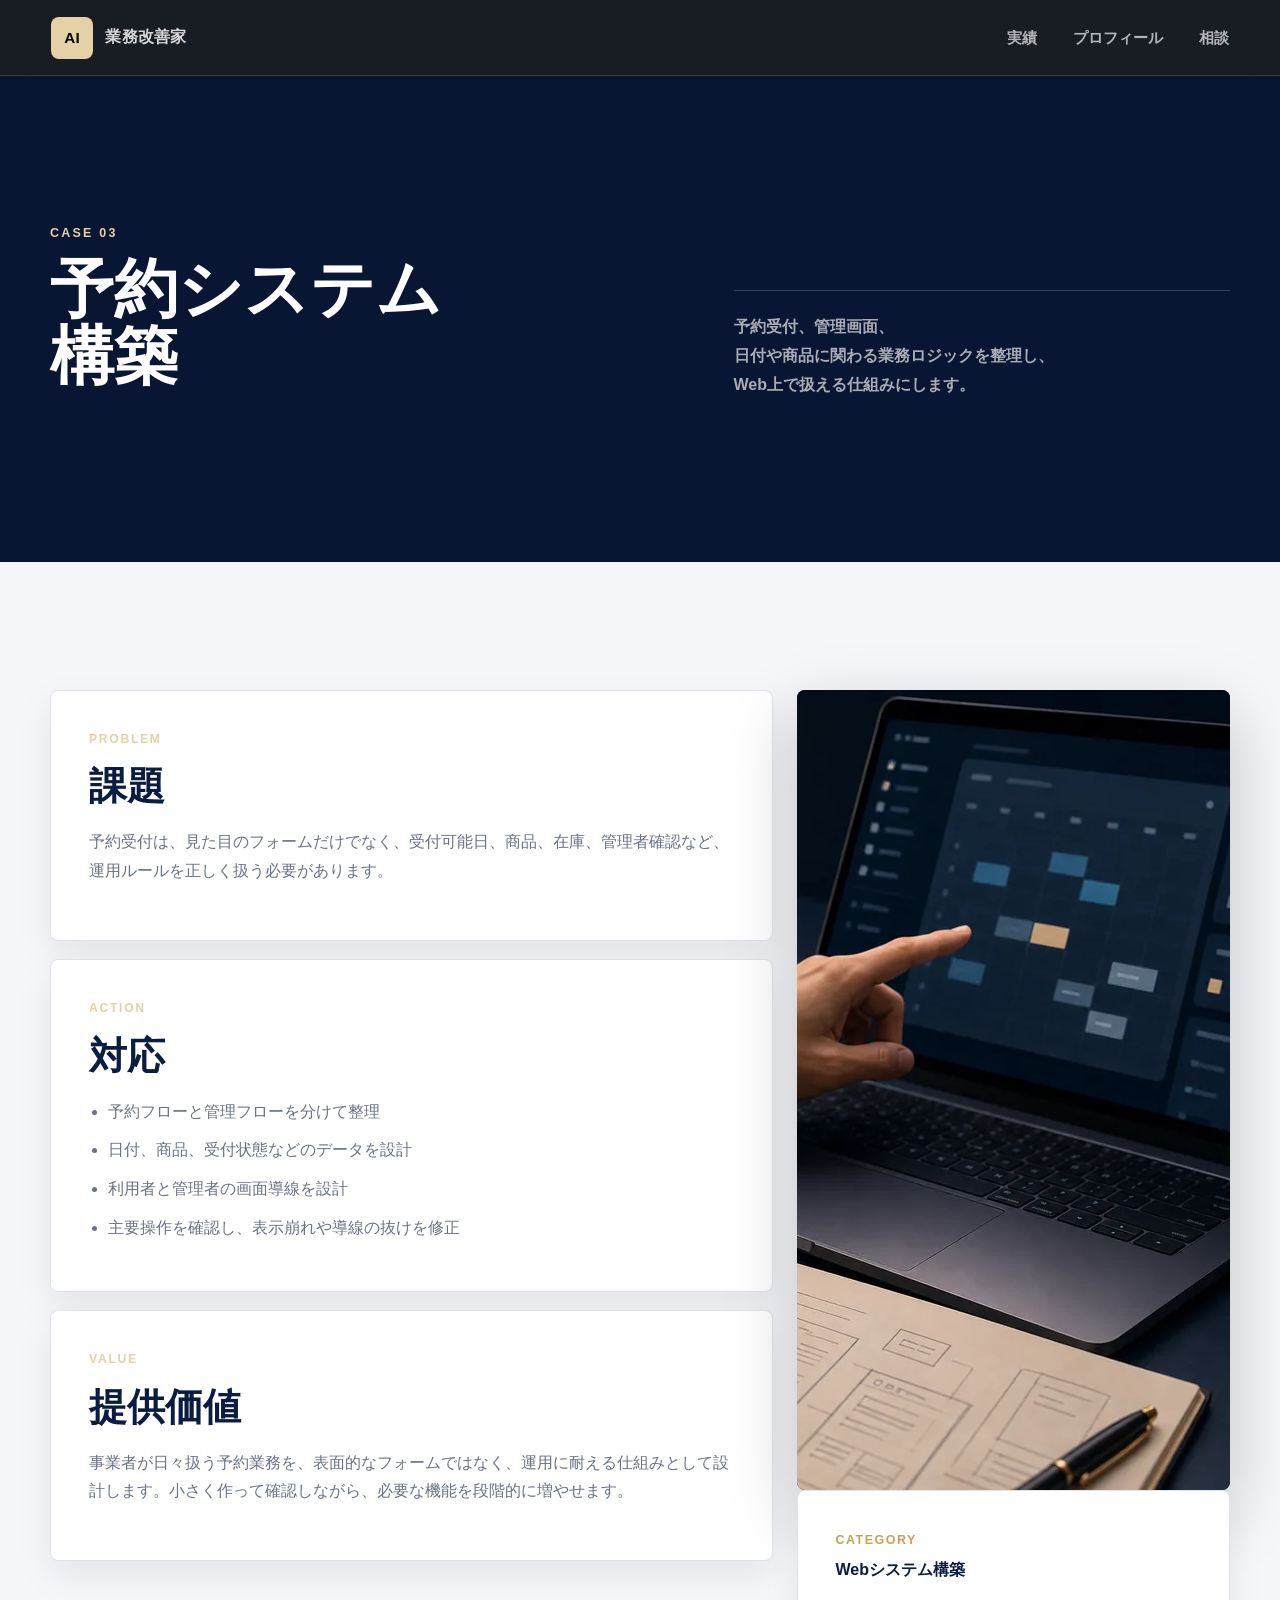
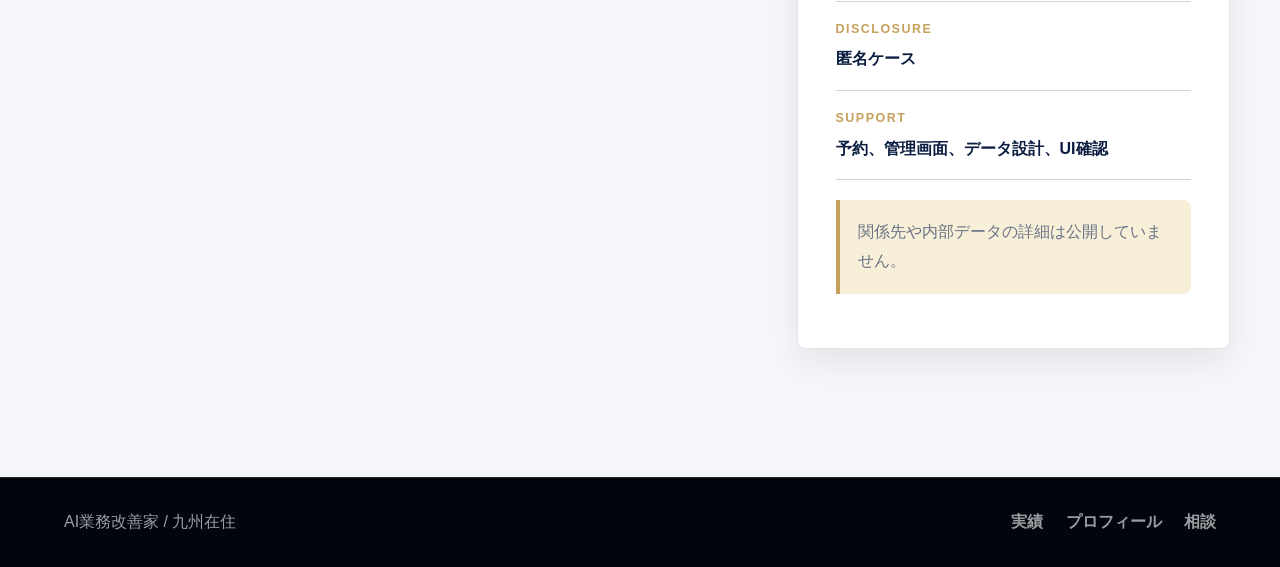
<file: works/reservation-system/index.html>
<!doctype html>
<html lang="ja">
  <head>
    <meta charset="utf-8">
    <meta name="viewport" content="width=device-width, initial-scale=1">
    <title>予約システム構築 | AI業務改善家</title>
    <meta name="description" content="予約システム構築の実績を、守秘情報を伏せた匿名ケースとして紹介します。">
    <link rel="stylesheet" href="../../assets/styles.css">
  </head>
  <body>
    <header class="site-header">
      <a class="brand" href="../../index.html"><span class="brand-mark">AI</span><span class="brand-text">業務改善家</span></a>
      <nav class="site-nav" aria-label="主要ナビゲーション">
        <a href="../../works/">実績</a>
        <a href="../../about/">プロフィール</a>
        <a href="../../contact/">相談</a>
      </nav>
    </header>

    <main>
      <section class="page-hero">
        <div class="container page-hero-inner">
          <div>
            <p class="section-kicker light">Case 03</p>
            <h1>
              <span class="headline-line">予約システム</span>
              <span class="headline-line keep-line">構築</span>
            </h1>
          </div>
          <p class="hero-side">予約受付、管理画面、<br>日付や商品に関わる業務ロジックを整理し、<br>Web上で扱える仕組みにします。</p>
        </div>
      </section>

      <section class="section light-section">
        <div class="container case-grid">
          <div>
            <article class="case-panel">
              <p class="tag">Problem</p>
              <h2>課題</h2>
              <p>予約受付は、見た目のフォームだけでなく、受付可能日、商品、在庫、管理者確認など、運用ルールを正しく扱う必要があります。</p>
            </article>
            <article class="case-panel">
              <p class="tag">Action</p>
              <h2>対応</h2>
              <ul>
                <li>予約フローと管理フローを分けて整理</li>
                <li>日付、商品、受付状態などのデータを設計</li>
                <li>利用者と管理者の画面導線を設計</li>
                <li>主要操作を確認し、表示崩れや導線の抜けを修正</li>
              </ul>
            </article>
            <article class="case-panel">
              <p class="tag">Value</p>
              <h2>提供価値</h2>
              <p>事業者が日々扱う予約業務を、表面的なフォームではなく、運用に耐える仕組みとして設計します。小さく作って確認しながら、必要な機能を段階的に増やせます。</p>
            </article>
          </div>
          <aside>
            <div class="case-image">
              <img src="../../assets/work-reservation-system.webp" alt="予約システムを表す抽象的な管理画面" width="1200" height="800" loading="lazy" decoding="async">
            </div>
            <div class="case-panel">
              <dl class="meta-list">
                <div>
                  <dt>Category</dt>
                  <dd>Webシステム構築</dd>
                </div>
                <div>
                  <dt>Disclosure</dt>
                  <dd>匿名ケース</dd>
                </div>
                <div>
                  <dt>Support</dt>
                  <dd>予約、管理画面、データ設計、UI確認</dd>
                </div>
              </dl>
              <p class="privacy-note">関係先や内部データの詳細は公開していません。</p>
            </div>
          </aside>
        </div>
      </section>
    </main>

    <footer class="site-footer">
      <p>AI業務改善家 / 九州在住</p>
      <p><a href="../../works/">実績</a> <a href="../../about/">プロフィール</a> <a href="../../contact/">相談</a></p>
    </footer>
  </body>
</html>
</file>
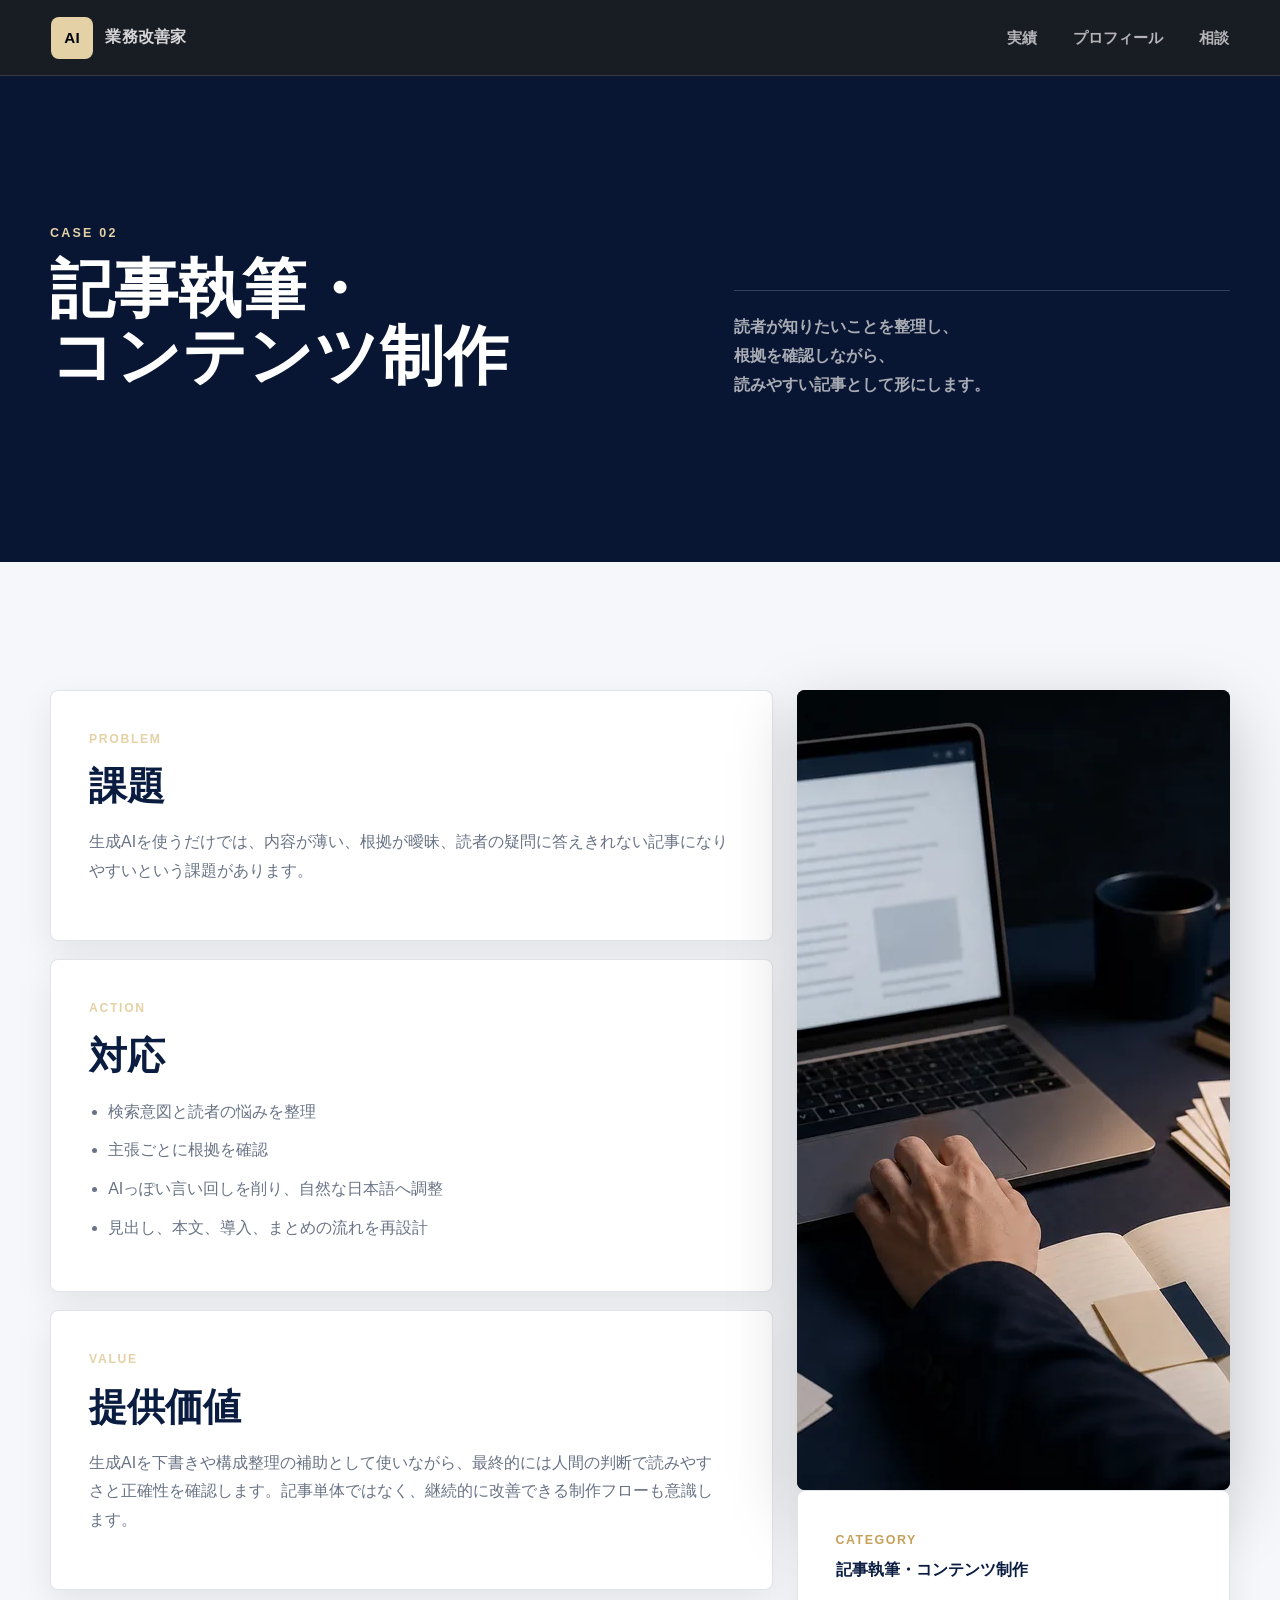
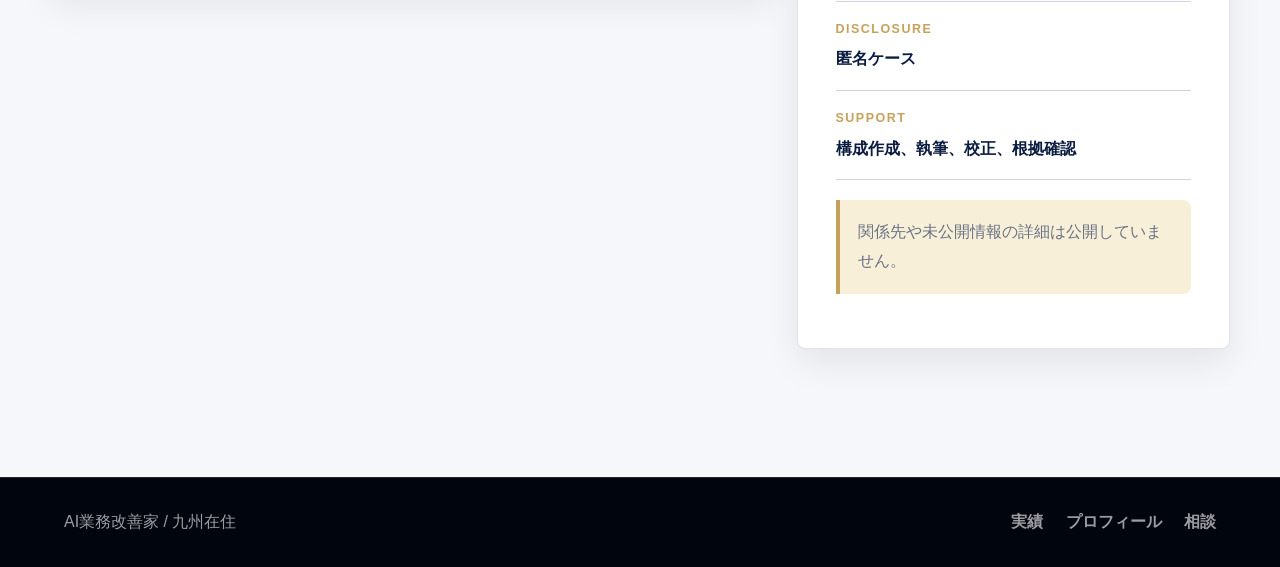
<file: works/writing/index.html>
<!doctype html>
<html lang="ja">
  <head>
    <meta charset="utf-8">
    <meta name="viewport" content="width=device-width, initial-scale=1">
    <title>記事執筆 | AI業務改善家</title>
    <meta name="description" content="記事執筆やコンテンツ制作の実績を、守秘情報を伏せた匿名ケースとして紹介します。">
    <link rel="stylesheet" href="../../assets/styles.css">
  </head>
  <body>
    <header class="site-header">
      <a class="brand" href="../../index.html"><span class="brand-mark">AI</span><span class="brand-text">業務改善家</span></a>
      <nav class="site-nav" aria-label="主要ナビゲーション">
        <a href="../../works/">実績</a>
        <a href="../../about/">プロフィール</a>
        <a href="../../contact/">相談</a>
      </nav>
    </header>

    <main>
      <section class="page-hero">
        <div class="container page-hero-inner">
          <div>
            <p class="section-kicker light">Case 02</p>
            <h1>
              <span class="headline-line">記事執筆・</span>
              <span class="headline-line keep-line">コンテンツ制作</span>
            </h1>
          </div>
          <p class="hero-side">読者が知りたいことを整理し、<br>根拠を確認しながら、<br>読みやすい記事として形にします。</p>
        </div>
      </section>

      <section class="section light-section">
        <div class="container case-grid">
          <div>
            <article class="case-panel">
              <p class="tag">Problem</p>
              <h2>課題</h2>
              <p>生成AIを使うだけでは、内容が薄い、根拠が曖昧、読者の疑問に答えきれない記事になりやすいという課題があります。</p>
            </article>
            <article class="case-panel">
              <p class="tag">Action</p>
              <h2>対応</h2>
              <ul>
                <li>検索意図と読者の悩みを整理</li>
                <li>主張ごとに根拠を確認</li>
                <li>AIっぽい言い回しを削り、自然な日本語へ調整</li>
                <li>見出し、本文、導入、まとめの流れを再設計</li>
              </ul>
            </article>
            <article class="case-panel">
              <p class="tag">Value</p>
              <h2>提供価値</h2>
              <p>生成AIを下書きや構成整理の補助として使いながら、最終的には人間の判断で読みやすさと正確性を確認します。記事単体ではなく、継続的に改善できる制作フローも意識します。</p>
            </article>
          </div>
          <aside>
            <div class="case-image">
              <img src="../../assets/work-writing-desk.webp" alt="記事執筆を表すノートとラップトップ" width="1200" height="800" loading="lazy" decoding="async">
            </div>
            <div class="case-panel">
              <dl class="meta-list">
                <div>
                  <dt>Category</dt>
                  <dd>記事執筆・コンテンツ制作</dd>
                </div>
                <div>
                  <dt>Disclosure</dt>
                  <dd>匿名ケース</dd>
                </div>
                <div>
                  <dt>Support</dt>
                  <dd>構成作成、執筆、校正、根拠確認</dd>
                </div>
              </dl>
              <p class="privacy-note">関係先や未公開情報の詳細は公開していません。</p>
            </div>
          </aside>
        </div>
      </section>
    </main>

    <footer class="site-footer">
      <p>AI業務改善家 / 九州在住</p>
      <p><a href="../../works/">実績</a> <a href="../../about/">プロフィール</a> <a href="../../contact/">相談</a></p>
    </footer>
  </body>
</html>
</file>
<file: assets/styles.css>
:root {
  --navy-950: #01050d;
  --navy-900: #081633;
  --navy-800: #0a1c40;
  --navy-700: #102958;
  --mist: #f5f7fa;
  --mist-2: #e6eaf2;
  --line: #cdd4df;
  --line-dark: #1d2840;
  --ink: #0a1c40;
  --muted: #697385;
  --on-dark: #d7d7d9;
  --white: #ffffff;
  --champagne: #c6a15b;
  --champagne-soft: #e4d1a5;
  --shadow: 0 24px 70px rgba(1, 5, 13, 0.22);
}

* {
  box-sizing: border-box;
}

html {
  scroll-behavior: smooth;
}

body {
  margin: 0;
  color: var(--ink);
  font-family: -apple-system, BlinkMacSystemFont, "Segoe UI", "Noto Sans JP", "Hiragino Sans", "Yu Gothic UI", "Yu Gothic", Meiryo, sans-serif;
  line-height: 1.8;
  font-weight: 500;
  background: var(--mist);
  overflow-x: hidden;
}

a {
  color: inherit;
  text-decoration: none;
}

img {
  display: block;
  max-width: 100%;
}

.container {
  width: min(1180px, calc(100% - 48px));
  margin-inline: auto;
}

.site-header {
  position: sticky;
  top: 0;
  z-index: 20;
  display: flex;
  align-items: center;
  justify-content: space-between;
  gap: 24px;
  min-height: 76px;
  padding: 12px clamp(20px, 4vw, 56px);
  color: var(--on-dark);
  background: rgba(1, 5, 13, 0.9);
  border-bottom: 1px solid rgba(215, 215, 217, 0.16);
  backdrop-filter: blur(16px);
}

.brand {
  display: inline-flex;
  align-items: center;
  gap: 12px;
  font-weight: 800;
  letter-spacing: 0.02em;
}

.brand-mark {
  display: inline-grid;
  place-items: center;
  width: 42px;
  height: 42px;
  color: var(--navy-950);
  background: var(--champagne-soft);
  border-radius: 8px;
  font-size: 0.95rem;
  font-weight: 900;
}

.brand-text {
  white-space: nowrap;
}

.site-nav {
  display: flex;
  align-items: center;
  gap: clamp(16px, 3vw, 36px);
  color: rgba(215, 215, 217, 0.82);
  font-size: 0.94rem;
  font-weight: 800;
}

.site-nav a,
.site-footer a,
.visual-card,
.button {
  transition: color 0.2s ease, border-color 0.2s ease, background 0.2s ease, transform 0.2s ease, opacity 0.2s ease;
}

.site-nav a:hover,
.site-footer a:hover {
  color: var(--champagne-soft);
}

h1,
h2,
h3,
p {
  margin-top: 0;
}

h1,
h2,
h3 {
  letter-spacing: 0;
  overflow-wrap: break-word;
  text-wrap: balance;
  word-break: normal;
}

h1 {
  max-width: 920px;
  margin-bottom: 26px;
  color: var(--white);
  font-size: clamp(2.9rem, 6.6vw, 6.2rem);
  line-height: 1.04;
  font-weight: 800;
}

h2 {
  margin-bottom: 18px;
  font-size: clamp(2rem, 4vw, 4.25rem);
  line-height: 1.12;
  font-weight: 900;
}

h3 {
  margin-bottom: 12px;
  font-size: clamp(1.14rem, 1.6vw, 1.45rem);
  line-height: 1.4;
}

p {
  overflow-wrap: break-word;
  text-wrap: pretty;
  word-break: normal;
}

.headline-line {
  display: block;
}

.keep-line {
  white-space: nowrap;
}

.section-kicker {
  margin-bottom: 12px;
  color: var(--champagne);
  font-family: "Segoe UI", Arial, sans-serif;
  font-size: 0.78rem;
  font-weight: 700;
  letter-spacing: 0.18em;
  text-transform: uppercase;
}

.section-kicker.light {
  color: var(--champagne-soft);
}

.hero {
  position: relative;
  min-height: min(840px, calc(100vh - 76px));
  display: grid;
  align-items: center;
  overflow: hidden;
}

.hero-home {
  background: url("hero-ai-consulting.webp") center / cover no-repeat;
}

.hero-shade {
  position: absolute;
  inset: 0;
  background:
    linear-gradient(90deg, rgba(1, 5, 13, 0.96), rgba(8, 22, 51, 0.72) 52%, rgba(8, 22, 51, 0.16)),
    linear-gradient(180deg, rgba(1, 5, 13, 0.2), rgba(1, 5, 13, 0.86));
}

.hero-content {
  position: relative;
  z-index: 1;
  padding-block: clamp(88px, 13vw, 156px);
}

.hero-copy {
  width: min(720px, 100%);
  margin-bottom: 34px;
  color: rgba(255, 255, 255, 0.86);
  font-size: clamp(1.05rem, 2vw, 1.32rem);
  line-height: 1.9;
  line-break: strict;
  overflow-wrap: break-word;
  word-break: normal;
}

.hero-actions,
.page-actions {
  display: flex;
  flex-wrap: wrap;
  gap: 12px;
}

.button {
  display: inline-flex;
  align-items: center;
  justify-content: center;
  min-height: 50px;
  padding: 13px 22px;
  border: 1px solid transparent;
  border-radius: 8px;
  font-weight: 900;
  line-height: 1.2;
}

.button.primary {
  color: var(--navy-950);
  background: var(--champagne-soft);
}

.button.primary.light {
  color: var(--navy-950);
  background: var(--white);
}

.button.ghost {
  color: var(--white);
  border-color: rgba(215, 215, 217, 0.4);
  background: rgba(255, 255, 255, 0.04);
}

.button.outline {
  color: var(--navy-900);
  border-color: var(--navy-900);
}

.button:hover {
  transform: translateY(-2px);
}

.hero-proof {
  display: grid;
  grid-template-columns: repeat(3, minmax(0, 1fr));
  width: min(860px, 100%);
  margin: clamp(42px, 7vw, 76px) 0 0;
  border-top: 1px solid rgba(215, 215, 217, 0.18);
  border-left: 1px solid rgba(215, 215, 217, 0.18);
}

.hero-proof div {
  min-height: 112px;
  padding: 18px;
  border-right: 1px solid rgba(215, 215, 217, 0.18);
  border-bottom: 1px solid rgba(215, 215, 217, 0.18);
}

.hero-proof dt {
  color: var(--champagne-soft);
  font-family: "Segoe UI", Arial, sans-serif;
  font-size: 0.72rem;
  letter-spacing: 0.18em;
  text-transform: uppercase;
}

.hero-proof dd {
  margin: 8px 0 0;
  color: var(--white);
  font-weight: 800;
}

.section {
  padding-block: clamp(72px, 10vw, 132px);
}

.light-section,
.works-section,
.process-section {
  background: var(--mist);
}

.navy-section {
  color: var(--on-dark);
  background: var(--navy-900);
}

.section-heading {
  max-width: 850px;
  margin-bottom: 42px;
}

.section-heading.invert h2,
.section-heading.invert p {
  color: var(--white);
}

.split-heading {
  display: grid;
  grid-template-columns: minmax(0, 1.15fr) minmax(280px, 0.85fr);
  gap: clamp(28px, 6vw, 76px);
  align-items: end;
  margin-bottom: 42px;
}

.split-heading > p {
  margin-bottom: 0;
  color: var(--muted);
  font-weight: 700;
}

.problem-strip {
  display: grid;
  grid-template-columns: repeat(4, minmax(0, 1fr));
  border-top: 1px solid var(--line);
  border-left: 1px solid var(--line);
}

.problem-strip div {
  min-height: 156px;
  padding: 22px;
  border-right: 1px solid var(--line);
  border-bottom: 1px solid var(--line);
  color: var(--ink);
  font-size: 1.1rem;
  font-weight: 900;
  background: rgba(255, 255, 255, 0.56);
}

.problem-strip span,
.card-number {
  display: block;
  margin-bottom: 34px;
  color: var(--champagne);
  font-family: "Segoe UI", Arial, sans-serif;
  font-size: 0.85rem;
  letter-spacing: 0.16em;
}

.service-grid {
  display: grid;
  grid-template-columns: repeat(3, minmax(0, 1fr));
  gap: 1px;
  background: var(--line-dark);
  border: 1px solid var(--line-dark);
}

.service-card {
  min-height: 300px;
  padding: clamp(26px, 4vw, 42px);
  background: #0b1b3d;
}

.service-card h3 {
  color: var(--white);
}

.service-card p {
  margin-bottom: 0;
  color: rgba(215, 215, 217, 0.78);
}

.visual-card-grid {
  display: grid;
  grid-template-columns: repeat(3, minmax(0, 1fr));
  gap: 18px;
}

.visual-card {
  display: grid;
  overflow: hidden;
  color: var(--white);
  background: var(--navy-900);
  border: 1px solid rgba(10, 28, 64, 0.14);
  border-radius: 8px;
  box-shadow: var(--shadow);
}

.visual-card img {
  width: 100%;
  aspect-ratio: 16 / 10;
  object-fit: cover;
  transition: transform 0.5s ease;
}

.visual-card > div {
  padding: 24px;
}

.visual-card p {
  margin-bottom: 0;
  color: rgba(215, 215, 217, 0.76);
}

.visual-card:hover {
  transform: translateY(-4px);
}

.visual-card:hover img {
  transform: scale(1.04);
}

.tag {
  margin-bottom: 14px;
  color: var(--champagne-soft) !important;
  font-family: "Segoe UI", Arial, sans-serif;
  font-size: 0.76rem;
  font-weight: 700;
  letter-spacing: 0.14em;
  text-transform: uppercase;
}

.process-list {
  display: grid;
  grid-template-columns: repeat(3, minmax(0, 1fr));
  gap: 18px;
  padding: 0;
  list-style: none;
}

.process-list li {
  min-height: 244px;
  padding: 28px;
  background: var(--white);
  border-top: 4px solid var(--navy-900);
  border-radius: 8px;
  box-shadow: 0 14px 36px rgba(1, 5, 13, 0.08);
}

.process-list span {
  display: block;
  margin-bottom: 36px;
  color: var(--champagne);
  font-family: "Segoe UI", Arial, sans-serif;
  font-size: 1.15rem;
  font-weight: 900;
}

.process-list p {
  margin-bottom: 0;
  color: var(--muted);
}

.profile-proof-section,
.cta-section {
  color: var(--white);
  background: var(--navy-950);
}

.profile-proof,
.cta-inner {
  align-items: center;
  justify-content: space-between;
  gap: 28px;
}

.profile-proof {
  display: grid;
  grid-template-columns: minmax(0, 1fr) minmax(240px, 360px);
}

.cta-inner {
  display: flex;
}

.profile-proof-copy,
.cta-inner > div {
  max-width: 760px;
}

.profile-proof p,
.cta-inner p {
  color: rgba(215, 215, 217, 0.78);
}

.profile-proof-actions {
  margin-top: 26px;
}

.profile-photo-card {
  margin: 0;
  padding: 12px;
  background: rgba(255, 255, 255, 0.06);
  border: 1px solid rgba(215, 215, 217, 0.16);
  border-radius: 8px;
  box-shadow: 0 24px 60px rgba(1, 5, 13, 0.28);
}

.profile-photo-card img {
  width: 100%;
  aspect-ratio: 1 / 1;
  object-fit: cover;
  border-radius: 6px;
}

.profile-photo-card figcaption {
  margin-top: 10px;
  color: rgba(215, 215, 217, 0.68);
  font-size: 0.84rem;
  font-weight: 700;
  text-align: center;
}

.navy-section .split-heading > p,
.navy-section .check-list li {
  color: rgba(215, 215, 217, 0.78);
}

.site-footer {
  display: flex;
  align-items: center;
  justify-content: space-between;
  gap: 16px;
  padding: 30px clamp(20px, 5vw, 72px);
  color: rgba(215, 215, 217, 0.72);
  background: var(--navy-950);
  border-top: 1px solid rgba(215, 215, 217, 0.16);
}

.site-footer p {
  margin-bottom: 0;
}

.site-footer a {
  margin-left: 18px;
  font-weight: 800;
}

.page-hero {
  color: var(--white);
  background: var(--navy-900);
}

.page-hero-inner {
  display: grid;
  grid-template-columns: minmax(0, 1.1fr) minmax(280px, 0.9fr);
  gap: clamp(28px, 6vw, 78px);
  align-items: end;
  padding-block: clamp(82px, 12vw, 146px);
}

.page-hero-inner > *,
.contact-layout > *,
.about-layout > *,
.case-grid > * {
  min-width: 0;
}

.page-hero h1 {
  color: var(--white);
  font-size: clamp(2.45rem, 5vw, 5.6rem);
  line-break: strict;
  overflow-wrap: break-word;
  word-break: normal;
}

.page-hero p {
  color: rgba(215, 215, 217, 0.78);
  font-weight: 700;
}

.page-hero .hero-side {
  border-top: 1px solid rgba(215, 215, 217, 0.22);
  padding-top: 22px;
  max-width: 100%;
  overflow-wrap: break-word;
}

.profile-hero-card {
  display: grid;
  grid-template-columns: 112px minmax(0, 1fr);
  gap: 18px;
  align-items: center;
}

.profile-hero-card img {
  width: 112px;
  height: 112px;
  aspect-ratio: 1 / 1;
  object-fit: cover;
  border: 1px solid rgba(215, 215, 217, 0.22);
  border-radius: 8px;
}

.profile-hero-card p {
  min-width: 0;
  margin-bottom: 0;
}

.case-grid,
.contact-layout,
.about-layout {
  display: grid;
  grid-template-columns: minmax(0, 1.25fr) minmax(280px, 0.75fr);
  gap: 24px;
  align-items: start;
}

.case-panel,
.contact-card,
.value-card {
  padding: clamp(24px, 4vw, 38px);
  background: var(--white);
  border: 1px solid rgba(10, 28, 64, 0.12);
  border-radius: 8px;
  box-shadow: 0 14px 36px rgba(1, 5, 13, 0.08);
}

.case-panel h2,
.contact-card h2 {
  font-size: clamp(1.45rem, 4vw, 2.35rem);
  line-height: 1.22;
  line-break: strict;
  overflow-wrap: break-word;
  word-break: normal;
}

.case-panel + .case-panel {
  margin-top: 18px;
}

.case-panel p,
.case-panel li,
.contact-card p,
.contact-card li,
.value-card p {
  color: var(--muted);
}

.case-panel ul,
.check-list {
  margin: 0;
  padding-left: 1.2em;
}

.case-panel li,
.check-list li {
  margin-bottom: 10px;
}

.case-image {
  overflow: hidden;
  background: var(--navy-900);
  border-radius: 8px;
  box-shadow: var(--shadow);
}

.case-image img {
  width: 100%;
  aspect-ratio: 4 / 3;
  object-fit: cover;
}

.meta-list {
  display: grid;
  gap: 16px;
  margin: 0;
}

.meta-list div {
  padding-bottom: 16px;
  border-bottom: 1px solid var(--line);
}

.meta-list dt {
  color: var(--champagne);
  font-family: "Segoe UI", Arial, sans-serif;
  font-size: 0.78rem;
  font-weight: 900;
  letter-spacing: 0.12em;
  text-transform: uppercase;
}

.meta-list dd {
  margin: 5px 0 0;
  color: var(--ink);
  font-weight: 800;
}

.privacy-note {
  margin-top: 20px;
  padding: 18px;
  color: #5e4c2b;
  background: #f8efd9;
  border-left: 4px solid var(--champagne);
  border-radius: 0 8px 8px 0;
}

.value-grid {
  display: grid;
  grid-template-columns: repeat(3, minmax(0, 1fr));
  gap: 18px;
}

.contact-layout {
  grid-template-columns: minmax(0, 1fr) minmax(280px, 430px);
}

@media (max-width: 900px) {
  .site-header,
  .site-footer,
  .cta-inner {
    align-items: flex-start;
    flex-direction: column;
  }

  .split-heading,
  .page-hero-inner,
  .profile-proof,
  .case-grid,
  .contact-layout,
  .about-layout {
    grid-template-columns: 1fr;
  }

  .hero-proof,
  .problem-strip,
  .service-grid,
  .visual-card-grid,
  .process-list,
  .value-grid {
    grid-template-columns: 1fr;
  }

  .hero {
    min-height: 760px;
  }

  .hero-shade {
    background: linear-gradient(180deg, rgba(1, 5, 13, 0.94), rgba(8, 22, 51, 0.82));
  }
}

@media (max-width: 560px) {
  .container {
    width: min(100% - 32px, 1180px);
  }

  .site-header {
    align-items: stretch;
    gap: 14px;
    padding-inline: 16px;
  }

  .brand {
    align-self: flex-start;
  }

  .site-nav {
    display: flex;
    flex-wrap: wrap;
    justify-content: flex-start;
    width: auto;
    max-width: 100%;
    gap: 8px 28px;
    text-align: left;
    font-size: 0.88rem;
  }

  .site-nav a {
    min-width: 0;
    overflow: hidden;
    text-overflow: clip;
    white-space: nowrap;
    padding-inline: 2px;
  }

  .hero-content {
    padding-block: 84px 76px;
  }

  h1 {
    font-size: clamp(2.25rem, 12vw, 3.25rem);
    line-height: 1.04;
  }

  h2 {
    font-size: clamp(1.8rem, 10vw, 2.8rem);
  }

  .page-hero h1 {
    font-size: clamp(1.9rem, 8vw, 2.35rem);
    line-height: 1.12;
  }

  .case-panel h2,
  .contact-card h2 {
    font-size: clamp(1.6rem, 8vw, 2.15rem);
  }

  .hero-copy {
    font-size: 1rem;
  }

  .profile-hero-card {
    grid-template-columns: 1fr;
    gap: 16px;
  }

  .profile-hero-card img {
    width: 112px;
    height: 112px;
  }

  .button {
    width: 100%;
  }

  .hero-proof div,
  .problem-strip div,
  .service-card,
  .process-list li {
    min-height: auto;
  }
}

@media (max-width: 360px) {
  .container {
    width: min(100% - 24px, 1180px);
  }

  .site-header {
    padding-inline: 12px;
  }

  .brand {
    gap: 10px;
  }

  .brand-mark {
    width: 38px;
    height: 38px;
  }

  .brand-text,
  .site-nav {
    font-size: 0.82rem;
  }

  .site-nav {
    gap: 8px 22px;
  }

  .keep-line {
    white-space: normal;
  }

  h1 {
    font-size: clamp(2rem, 11vw, 2.55rem);
  }

  .page-hero h1 {
    font-size: clamp(1.75rem, 8vw, 2.15rem);
  }

  .hero-copy,
  .page-hero p {
    font-size: 0.94rem;
  }
}
</file>
